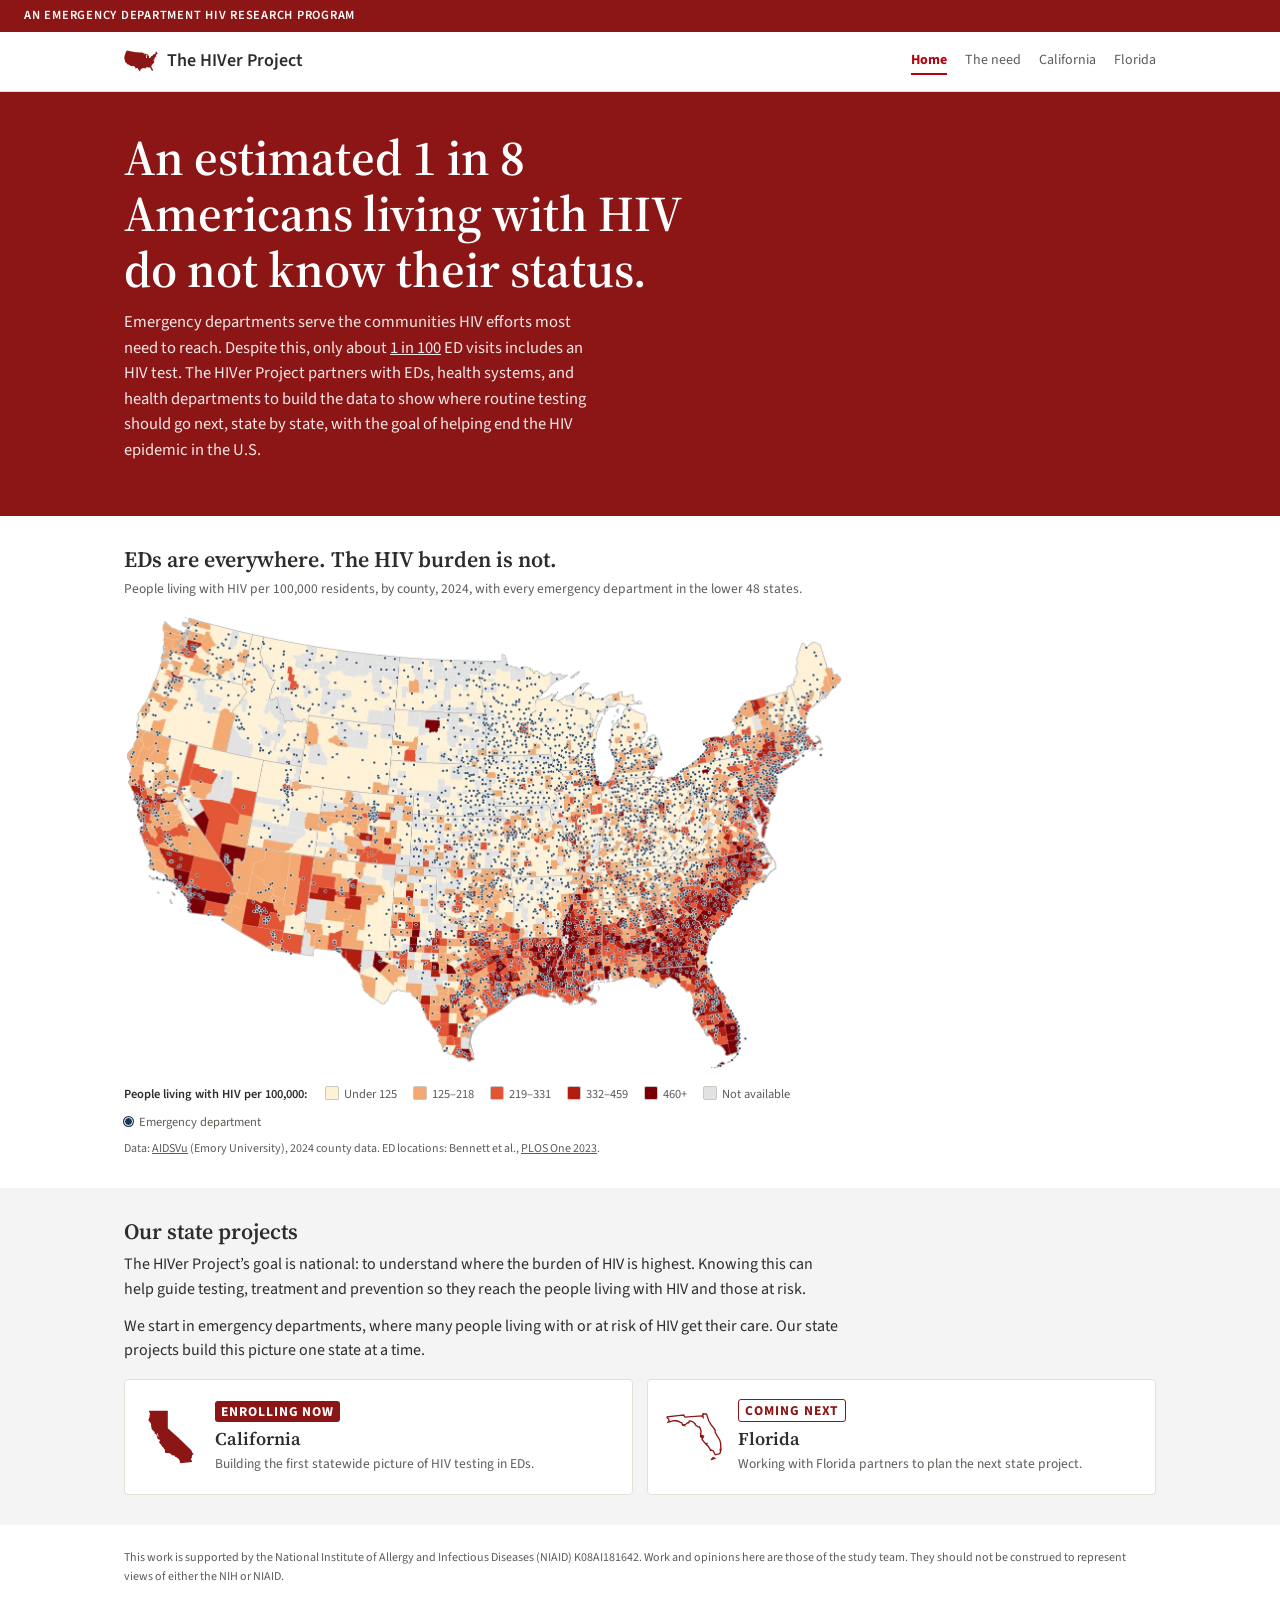
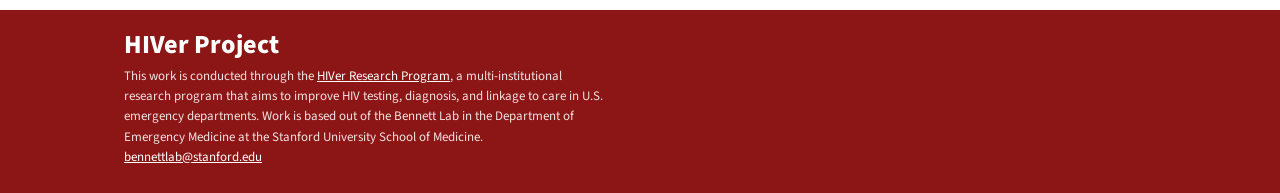
<file: index.html>
<!doctype html>
<html lang="en">
<head>
<meta charset="utf-8">
<meta name="viewport" content="width=device-width, initial-scale=1">
<title>The HIVer Project</title>
<meta name="description" content="The HIVer Project studies HIV testing in U.S. emergency departments, starting state by state with California, then Florida.">
<meta name="robots" content="noindex">
<link rel="icon" type="image/svg+xml" href="data:image/svg+xml,%3Csvg%20xmlns%3D%22http%3A//www.w3.org/2000/svg%22%20viewBox%3D%220%20-12%20100%2074%22%3E%3Cpath%20d%3D%22M18.4%2049.8L16.7%2049.1L15.8%2049.5L15.3%2048.6L13.9%2049.1L14.2%2048.3L13.0%2048.6L12.7%2047.9L16.3%2045.3L19.1%2045.3L21.2%2043.6L26.9%2035.6L28.8%2027.6L24.3%2027.8L20.5%2030.2L19.6%2029.7L17.7%2032.1L16.5%2032.3L15.8%2034.0L13.9%2032.5L11.6%2032.5L9.2%2034.0L6.4%2034.0L5.7%2032.3L7.1%2031.8L6.6%2030.9L7.8%2029.2L5.0%2030.7L1.7%2030.2L0.0%2028.1L4.7%2023.3L5.2%2018.6L7.5%2015.8L8.0%2013.0L9.2%2011.3L12.5%2012.3L14.4%209.9L17.2%2010.8L21.5%207.5L30.0%203.8L32.8%201.4L38.0%200.0L44.6%200.5L52.1%203.8L56.8%203.8L64.9%201.9L72.4%201.9L75.7%202.4L85.6%207.1L92.0%2013.9L93.9%2017.2L93.4%2020.0L95.8%2027.1L96.2%2034.2L97.2%2037.5L100.0%2041.7L100.0%2045.0L95.5%2048.1L88.9%2047.6L87.7%2046.5L89.9%2044.8L92.7%2044.3L93.4%2042.7L85.6%2040.6L83.5%2038.9L82.3%2036.3L81.4%2036.3L74.8%2041.5L70.0%2047.6L63.9%2048.6L58.7%2048.1L56.6%2046.9L57.3%2045.8L60.6%2044.3L64.2%2044.1L64.2%2032.8L55.0%2032.1L54.7%2033.7L57.5%2040.3L54.0%2046.2L45.5%2046.7L44.3%2045.5L47.9%2042.9L49.8%2042.9L50.0%2041.7L41.7%2034.0L39.6%2037.0L30.0%2045.8L23.8%2049.5L20.5%2049.1Z%22%20fill%3D%22%238C1515%22/%3E%3C/svg%3E">
<link rel="stylesheet" href="https://fonts.googleapis.com/css2?family=Source+Sans+3:wght@400;600;700;800&family=Source+Serif+4:opsz,wght@8..60,400;8..60,600;8..60,700&display=swap">
<link rel="stylesheet" href="assets/site.css">
</head>
<body>
<a class="skip" href="#main">Skip to content</a>
<header><div class="subar">An emergency department HIV research program</div>
<div class="top"><div class="in">
  <a class="site" href="index.html"><svg viewBox="0 -2 160 104" class="mark" aria-hidden="true"><path d="M107,80.8L107,80.8L107,80.8ZM129.3,76.4L130.4,79.8L131.8,82L133.7,84.4L133.7,85.8L136,89.6L136.5,91.2L136.7,94.7L136.3,94.5L136.4,96L136,96.6L133.8,97.2L132.7,95.2L131.5,94.6L131.3,94.8L130.2,92.8L129.3,92.1L129.5,91.4L128.8,91.7L127,89.3L127.8,87.7L126.7,87.1L127.1,87.9L126.7,88.4L126.2,87.7L126.5,85L125.7,83L125.1,82.9L123.5,81.8L123.4,81.2L122.6,80.5L121.2,79.9L120.4,80L120.2,80.8L119.6,80.8L118.5,81.7L117.8,81.8L118.1,82.2L117,82.1L116.7,81L115.1,80.1L113.9,79.8L112.5,79.7L109.7,80.4L108.3,80L107.9,79L107.6,80.4L106.8,80.3L105,80.4L103.1,81.3L102.2,81.9L102.9,82.5L103.3,81.7L103.7,82.3L103.5,83.3L102.8,83.4L103.4,84.4L104.4,84.4L104.8,85.1L104.7,85.8L102.9,84.8L102.3,84.7L101,85.7L100.3,84.7L99.1,85.9L98.6,85.4L97.3,85L96.3,83.4L95.4,83.5L95.4,83.1L94,84.3L91.1,83.5L88.9,83.8L87.9,84L85.8,85L86.6,84.3L85.8,84.5L86.1,83.6L85.2,83.9L85.4,85.4L86,85.3L83.8,87.1L80.7,88.7L78.7,90.3L77.8,91.4L77.1,93.3L77.3,92.2L78.8,89.9L80.2,89.1L79.4,89.2L78.3,89.9L77.7,91L76.8,90.8L77.5,91.5L76.9,92.9L76.6,94.9L77.3,97.6L77.7,98.1L76.4,98.4L76,97.9L73.9,97.6L72,96.4L71,96.2L70.5,94.6L69.9,93.9L69.9,92.1L68.6,90.9L68.4,90.2L67.2,89L66.9,87.8L66.2,86.6L66.1,85.8L64.9,84.4L64.2,84L63.6,83.1L61.5,82.9L59.5,83L58.6,85L57.9,85.7L57.4,85.7L56.5,85L54.6,83.9L53.4,82.7L53,81.7L53.1,80.7L52.2,78.7L51,77.9L49.4,75.8L48.6,75.3L48.2,74.3L47.7,74L42.3,73.4L42.1,75.1L39.4,74.7L32.9,73.8L26.7,70.2L21.8,67.2L22.2,66.4L14.5,65.5L14.3,64.9L14.4,63.2L14,62.3L12.3,60.2L11.6,60.1L11.5,58.9L10.6,58.8L9.5,57.9L8.7,56.7L7,56L6,55.8L5.6,55.2L6.2,53.1L5.5,52.5L5.8,52L4.8,50.6L4,48.3L3.6,47.7L3.9,46.5L4.5,46L4.2,45.2L3.7,45.2L3.1,44L3.4,41.8L4.3,43.3L4.3,42.5L3.8,41.2L3.4,41.6L2.7,40.7L2.3,38.8L1.9,38.2L1.2,36.4L1.4,34.8L1.8,34.2L1.8,33.1L0.9,31.1L1,30.4L2.3,28.8L3,27L3.3,24.8L3,24.2L3.4,22.5L3.3,21.4L5,19L5.4,18.2L7.4,13.4L8.1,11.5L8.3,10.5L8.7,9.7L9.7,9.7L8.9,9.5L8.6,8.8L8.9,7.5L9.7,6.9L9.1,6.4L9.2,3.6L8.8,2.9L9,1.8L9.5,1.2L10.7,2.4L13,3.4L13.7,3.4L14.1,4.4L13.4,6.6L14,6.6L14.3,4.8L14.9,4.1L14.8,2.4L15,1.3L14.5,1.1L14.6,0.2L21.4,2.1L28.7,3.9L31.2,4.4L37,5.6L42.5,6.6L48.8,7.5L55.2,8.3L61.3,8.9L65.9,9.2L72.8,9.6L78.6,9.7L83.9,9.7L83.9,8.3L84.7,8.6L85.5,10.8L87.2,11.1L87.4,11.5L88.9,11L90.7,11.7L91.1,12.5L91.3,12L92.7,12.5L93.2,13.1L95,12.3L95.2,12.8L96.8,12.6L98.3,13.1L95.9,14.3L94.3,15.6L93.9,16.3L92,17.9L92.2,18.2L93.5,18L94.9,17.2L95.5,17.4L95,18.5L95.6,18.1L96.4,18.6L97.9,17.6L99,17.3L102.1,14.8L103,14.6L101.5,16.7L101.6,17.5L102.1,16.8L103.7,17.1L104.5,18.2L106.3,18.3L107.7,17.2L109.4,17L110.7,16.5L110.7,17.6L111.8,17.8L113,17.2L113.1,18.3L114.1,19.1L114.6,18.7L114.8,19.3L113.3,19.3L112.6,19.5L111.8,19.2L111.4,19.9L110.9,19.4L109.5,19.3L109.2,19.8L107.8,19.9L107.4,20.6L106.5,21.3L106.9,20.5L105.3,21.3L104.4,23.6L103.8,24.2L103.3,25.7L103.7,25.8L104.4,24.6L104.9,24.3L105.3,23.2L105.9,22.7L104.9,25.7L104.9,27.1L104.4,28.3L104.5,29L104.1,30.7L104.7,32.5L104.7,33.6L104.6,34.4L105.7,36.6L106.9,36.7L107.7,36.2L108.2,35.6L108.8,34.1L109,32.3L108.8,31.2L107.8,28.9L108,28.2L107.7,27.3L108.2,26.1L108.2,24.7L108.5,23.9L109.2,23.7L109.6,22.7L109.7,24.1L110.3,23.6L110.3,22.3L111.4,21.7L110.8,21.1L111.6,20.2L113.2,20.6L113.5,21L115.2,21.4L116,22.6L115.6,22.9L116.1,23.8L116.2,25.2L115.6,26.4L115,26.7L114.8,27.7L115.6,28.2L116.6,26.6L117.4,26.1L118.3,26.9L119,29.1L119.4,30L119.3,31.5L118.5,31.4L118.3,32.6L117.2,35.2L118.7,35.8L119,35.5L120.1,36.2L121.3,35.4L122.1,35.4L123.9,33.7L125.2,33L127.2,31.6L128.7,30.2L129.3,29.2L128.4,27.5L129.9,26.8L131.9,26.5L132.6,26.8L134.2,26.3L135.4,25.1L135.9,25L135.5,23.8L135.9,23.5L135.1,23.2L135.2,22.5L136.1,21.6L137.5,19.4L138.1,18.8L142.3,17.7L147.2,16.4L147.2,15.6L148,15.1L148.6,15.2L148.5,14.5L149.5,12.3L149.2,11.7L149.5,10.3L149.3,9.2L150.5,5.8L151,5.8L151.6,6.6L153.3,5.5L154.5,6.2L156,11.3L157,11.3L157.3,12.5L158.3,12.7L159.1,13.8L158.4,14.4L158,15.6L157.4,15.4L156.9,16.4L156,17L155.8,16.3L155.5,17.6L154.9,17.1L154.7,16.4L154.4,18.1L154.6,18.5L152.5,19.9L151.6,21.1L151.2,23.1L151.1,23.9L151.9,24.5L151.1,25.8L152.4,26.7L153.2,27.8L154.3,27.3L154.7,27.6L152.9,28.7L152.5,28L152.1,29L151.6,29.2L151,29.5L151.3,28.6L151.1,28.5L150.6,28.4L150.8,30L149.8,30.4L148.4,31L146.9,31.3L146.4,32L145.1,32.9L145.6,33L148,32.2L148.6,31.5L149.4,31.8L147.1,33.7L144.7,34.8L144.3,34.3L144.3,34.4L143.9,35.1L144.7,35.3L145,37.8L144.4,39.5L143.7,41.2L143.2,41.5L143.2,40.6L142.5,40.7L141.4,39.9L141,39.3L140.9,39.3L141,39L141,39.8L141.5,40.4L141.9,41.3L143,42.1L143.4,43.4L143.2,45.1L142.5,46.4L142.2,48.6L141.5,48.5L141.6,47L142,45.7L141.3,45.9L140.7,44.3L140.3,44.9L139.6,44L139.7,43.5L140.4,43.6L139.2,42.7L139.3,41.5L139.6,40.2L138.8,40.6L139,42.1L138.7,43.1L139.4,44.9L140,45.7L138.5,45.3L137.7,44.6L137.2,45L137.2,44L136.8,44.8L137.6,44.8L138,45.5L139.1,45.5L140.4,46.2L140.7,48.5L140.2,48.2L140.9,49.3L140.6,49.9L139.4,49.2L140.4,50.2L141.9,49.8L142.5,51.1L142.1,51.3L142.6,52.3L140.6,53.9L142.1,53.4L143.3,53.3L143.7,54.2L142.7,55.9L141.3,55.9L139.9,55.7L141.8,56.3L141.1,57.8L141.9,57.3L142.6,57.4L143.2,56.8L142,58.7L141.3,58.6L140,59.3L139,60.3L138.4,61.3L138.3,62.6L137.6,62.5L136.5,62.9L135.4,63.9L134.9,65L134.9,65.8L132.7,68.4L131.3,69.2L131.5,69.8L130.3,71.1L129.7,72.4L129.5,74.4L129,75.4ZM135.1,98L135.1,98L135.1,98ZM134.8,98.3L134.8,98.3L134.8,98.3ZM133.9,98.8L133.9,98.8L133.9,98.8ZM131.6,99.7L132.7,98.6L133.5,99ZM130.9,99.9L130.9,99.9L130.9,99.9ZM130.3,99.9L130.3,99.9L130.3,99.9ZM128.8,91.9L128.8,91.9L128.8,91.9ZM127.6,100L127.6,100L127.6,100ZM119.2,81.3L119.2,81.3L119.2,81.3ZM156.2,17.2L156.2,17.2L156.2,17.2ZM155.9,17.4L155.9,17.4L155.9,17.4ZM155.6,16.7L155.6,16.7L155.6,16.7ZM154.9,17.4L154.9,17.4L154.9,17.4ZM155.1,18.8L155.1,18.8L155.1,18.8ZM154.8,17.9L154.8,17.9L154.8,17.9ZM154.6,17.4L154.6,17.4L154.6,17.4ZM154.2,29.3L154.2,29.3L154.2,29.3ZM152.6,29.6L153.1,28.9L153.6,29.3ZM143.5,53.3L143.5,53.3L143.5,53.3ZM143.3,56.8L143.3,56.8L143.3,56.8ZM10.8,60.9L10.8,60.9L10.8,60.9ZM10.4,62.6L10.4,62.6L10.4,62.6ZM8.8,58.2L8.8,58.2L8.8,58.2ZM7.6,60.9L7.6,60.9L7.6,60.9ZM7.3,57.7L8.3,58.2L7.4,58.1ZM6.2,57.7L6.2,57.7L6.2,57.7ZM5.7,57.4L5.7,57.4L5.7,57.4ZM140.9,45.9L141,45.9L140.9,45.9ZM140.6,45.3L140.6,45.3L140.6,45.3ZM111.9,19.9L111.9,19.9L111.9,19.9ZM109.6,20.3L109.6,20.3L109.6,20.3ZM109.4,21.2L109.4,21.2L109.4,21.2ZM109.2,20.7L109.2,20.7L109.2,20.7ZM108.8,21.8L108.8,21.8L108.8,21.8ZM108.5,23L108.5,23L108.5,23ZM108.3,23.6L108.3,23.6L108.3,23.6ZM106.6,21.4L106.6,21.4L106.6,21.4ZM99.2,13.4L100.6,12.3L100.6,12.8L99.5,13.5ZM106.4,80.9L106.4,80.9L106.4,80.9ZM105.6,80.9L105.6,80.9L105.6,80.9ZM104.8,81.1L104.8,81.1L104.8,81.1ZM104.3,81L104.3,81L104.3,81ZM149.4,30.8L149.4,30.8L149.4,30.8ZM148.9,31.2L148.9,31.2L148.9,31.2ZM135.2,23.7L135.2,23.7L135.2,23.7ZM135,23.7L135,23.7L135,23.7ZM119.3,35.4L119.3,35.4L119.3,35.4ZM118.9,35.3L118.9,35.3L118.9,35.3ZM13.5,6.4L13.5,6.4L13.5,6.4ZM14.4,2L14.4,2L14.4,2ZM14.4,1.2L14.4,1.2L14.4,1.2ZM14.2,1.8L14.2,1.8L14.2,1.8ZM13.8,3L14.4,2.5L14.1,3.4ZM13.9,0.8L13.9,0.8L13.9,0.8ZM13.6,1.1L13.6,1.1L13.6,1.1ZM13.8,0L13.8,0L13.8,0ZM13.1,1.4L14.3,1.5L13.9,2.3ZM13.1,1L13.1,1L13.1,1ZM106,22.5L106,22.5L106,22.5ZM104.9,23.2L104.9,23.2L104.9,23.2ZM96.2,16.9L96.2,16.9L96.2,16.9ZM96.1,17.4L96.1,17.4L96.1,17.4ZM95.8,17.2L95.8,17.2L95.8,17.2ZM95.5,17.6L95.5,17.6L95.5,17.6ZM95.5,17.1L95.5,17.1L95.5,17.1ZM95.4,16.9L95.4,16.9L95.4,16.9ZM95.4,17.8L95.4,17.8L95.4,17.8ZM94.9,17L94.9,17L94.9,17ZM105.2,81.7L105.2,81.7L105.2,81.7ZM103.7,81.7L103.7,81.7L103.7,81.7ZM102.9,83.8L102.9,83.8L102.9,83.8ZM100.5,85.6L100.5,85.6L100.5,85.6ZM99.9,85.7L99.9,85.7L99.9,85.7ZM99.3,85.9L99.3,85.9L99.3,85.9ZM95,84L95,84L95,84ZM150.9,29.6L150.9,29.6L150.9,29.6ZM150.6,30.9L150.6,30.9L150.6,30.9Z" fill="currentColor"/></svg><span>The HIVer Project</span></a>
  <nav aria-label="Main"><a href="index.html" aria-current="page">Home</a><a href="need.html">The need</a><a href="california.html">California</a><a href="florida.html">Florida</a></nav>
</div></div></header>
<main id="main">
<section class="hero home"><div class="in">
  <h1 class="disp">An estimated 1 in 8 Americans living with HIV do not know their status.</h1>
  <p>Emergency departments serve the communities HIV efforts most need to reach. Despite this, only about <a href="https://doi.org/10.1097/QAI.0000000000003575" target="_blank" rel="noopener">1 in 100</a> ED visits includes an HIV test. The HIVer Project partners with EDs, health systems, and health departments to build the data to show where routine testing should go next, state by state, with the goal of helping end the HIV epidemic in the U.S.</p>
</div></section>

<section class="band"><div class="in">
  <h2 class="disp">EDs are everywhere. The HIV burden is not.</h2>
  <p class="sub">People living with HIV per 100,000 residents, by county, 2024, with every emergency department in the lower 48 states.</p>
  <figure class="mapfig">
    <img src="assets/us_hiv_prevalence_ed_map_2024.webp" width="1449" height="920" alt="Map of the lower 48 states. Counties are shaded by how many people live with HIV per 100,000 residents, darkest across the South, in Florida and in large cities. About 5,600 small dots mark emergency departments, spread across the whole country, including where HIV is most common.">
    <div class="maplegend"><span class="lt">People living with HIV per 100,000:</span><span><i class="sw" style="background:#FFF1D6"></i>Under 125</span><span><i class="sw" style="background:#F3AA72"></i>125&ndash;218</span><span><i class="sw" style="background:#E25636"></i>219&ndash;331</span><span><i class="sw" style="background:#B21D10"></i>332&ndash;459</span><span><i class="sw" style="background:#7A0007"></i>460+</span><span><i class="sw" style="background:#E2E2E2"></i>Not available</span><span><i class="dot"></i>Emergency department</span></div>
    <figcaption class="cap">Data: <a href="https://aidsvu.org" target="_blank" rel="noopener">AIDSVu</a> (Emory University), 2024 county data. ED locations: Bennett et al., <a href="https://doi.org/10.1371/journal.pone.0292869" target="_blank" rel="noopener">PLOS One 2023</a>.</figcaption>
  </figure>
</div></section>

<section class="band fog"><div class="in">
  <h2 class="disp">Our state projects</h2>
  <div class="lede"><p>The HIVer Project&rsquo;s goal is national: to understand where the burden of HIV is highest. Knowing this can help guide testing, treatment and prevention so they reach the people living with HIV and those at risk.</p><p>We start in emergency departments, where many people living with or at risk of HIV get their care. Our state projects build this picture one state at a time.</p></div>
  <div class="states">
    <a class="state" href="california.html"><svg viewBox="-2 -2 104 124"  aria-hidden="true"><path d="M1.9 2.1L42.9 2.1L42.9 40.5L64.0 59.5L95.1 89.2L95.1 90.7L96.7 92.6L97.6 95.6L99.6 96.9L100.0 98.0L97.1 100.0L96.1 101.9L96.2 106.3L94.2 108.0L94.7 109.5L94.4 111.6L94.9 112.3L96.3 112.3L96.8 113.7L96.2 115.5L70.9 118.1L70.5 116.5L69.7 116.5L68.9 111.3L67.2 108.8L61.5 104.2L58.4 104.0L58.6 102.9L57.1 100.6L54.6 101.0L51.4 99.8L49.9 97.9L47.2 96.2L44.1 96.2L41.5 95.4L38.3 95.7L37.8 94.8L36.8 94.5L36.7 87.7L34.6 86.8L34.1 83.9L33.1 83.7L30.7 81.4L28.3 77.3L24.7 73.8L23.7 70.3L25.3 69.0L25.5 67.5L24.8 66.0L24.0 65.4L22.4 65.7L19.5 62.8L19.6 60.8L18.4 58.8L18.4 55.6L19.5 55.2L19.9 57.9L23.0 59.6L21.8 56.9L20.2 55.5L20.3 54.0L19.3 53.3L20.9 52.3L20.5 51.6L19.6 51.1L18.7 51.5L19.1 53.0L18.5 53.8L19.2 54.4L18.6 54.2L18.8 54.9L18.3 55.1L14.9 52.6L13.6 52.8L14.0 49.8L13.1 49.1L12.5 47.3L10.5 45.9L6.5 41.0L7.0 39.7L5.7 35.9L6.3 33.4L5.4 30.0L2.9 26.5L0.5 24.5L0.0 22.3L2.9 14.7L2.4 13.2L3.4 9.4L2.4 5.4L1.5 4.9Z" fill="#8C1515"/></svg><div><span class="tag on">Enrolling now</span><b>California</b><span>Building the first statewide picture of HIV testing in EDs.</span></div></a>
    <a class="state next" href="florida.html"><svg viewBox="-2 -2 104 104"  aria-hidden="true"><path d="M94.3,86L94.3,86L94.3,86ZM93.2,86.9L93.2,86.9L93.2,86.9ZM90,88.8L90,88.8L90,88.8ZM81.6,92L85.7,88L88.5,89.5ZM79.1,92.7L79.1,92.7L79.1,92.7ZM77.1,92.7L77.1,92.7L77.1,92.7ZM71.6,63.9L71.6,63.9L71.6,63.9ZM67.3,93.2L67.3,93.2L67.3,93.2ZM36.8,25.4L36.8,25.4L36.8,25.4ZM30.9,9.2L33,13L64.5,10.8L66.9,13.4L66.3,7.5L67.1,6.8L73.3,7.5L77.5,19.9L82.3,28.1L89.1,36.6L89.5,41.7L97.7,55.4L99.4,61.4L100,73.9L98.8,73.3L99.1,78.8L97.5,80.9L89.6,83.1L85.8,75.8L81.2,73.6L80.5,74.4L76.5,67L73.3,64.5L74,62.1L71.7,63L64.9,54.5L67.8,48.6L63.8,46.5L65.5,49.2L63.9,51L62.1,48.7L63.2,38.7L60.3,31.4L57.9,31.3L52.4,27.3L52,25.2L48.9,22.6L44,20.2L41.1,20.6L40.4,23.5L38.2,23.6L34.2,26.7L31.5,27.1L32.6,28.7L28.8,28.2L27.8,24.4L21.7,21.2L17.4,19.8L12.5,19.6L2.1,22.2L3.7,20L2.9,16.6L0,14.2L0.3,12.4L20.4,10.4Z" fill="currentColor"/></svg><div><span class="tag nx">Coming next</span><b>Florida</b><span>Working with Florida partners to plan the next state project.</span></div></a>
  </div>
</div></section>
<p class="fineprint">This work is supported by the National Institute of Allergy and Infectious Diseases (NIAID) K08AI181642. Work and opinions here are those of the study team. They should not be construed to represent views of either the NIH or NIAID.</p>
</main>
<footer class="sufoot" id="contact"><div class="in">
  <span class="su">HIVer Project</span>
  <p>This work is conducted through the <a href="https://med.stanford.edu/bennettlab.html">HIVer Research Program</a>, a multi-institutional research program that aims to improve HIV testing, diagnosis, and linkage to care in U.S. emergency departments. Work is based out of the Bennett Lab in the Department of Emergency Medicine at the Stanford University School of Medicine. <a href="mailto:bennettlab@stanford.edu">bennettlab@stanford.edu</a></p>
</div></footer>
</body>
</html>
</file>
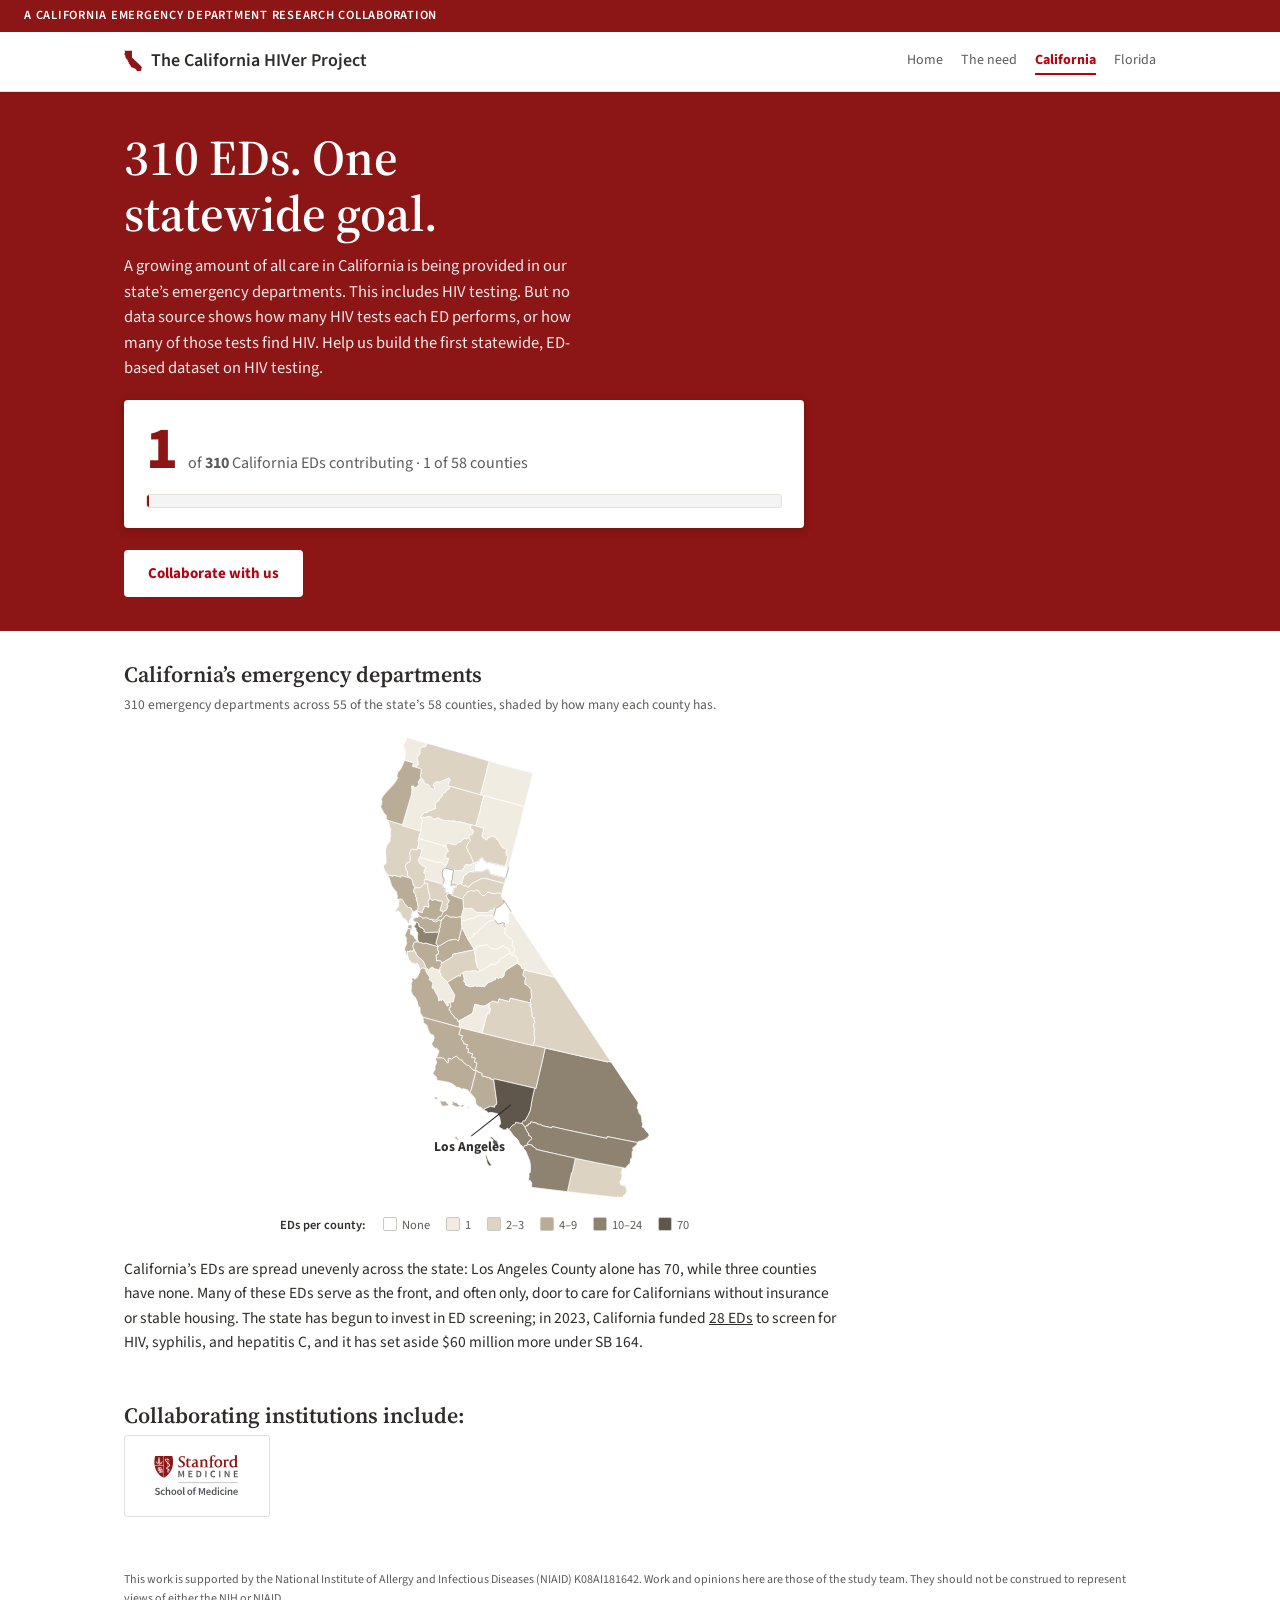
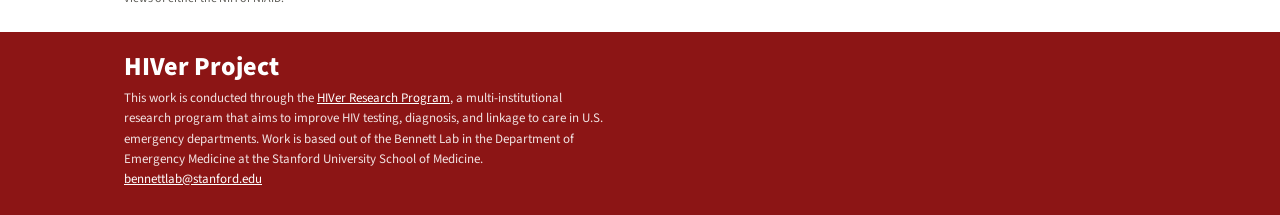
<file: california.html>
<!doctype html>
<html lang="en">
<head>
<meta charset="utf-8">
<meta name="viewport" content="width=device-width, initial-scale=1">
<title>The California HIVer Project</title>
<meta name="description" content="A California emergency department research collaboration on HIV testing.">
<meta name="robots" content="noindex">
<link rel="icon" type="image/svg+xml" href="data:image/svg+xml,%3Csvg%20xmlns%3D%22http%3A//www.w3.org/2000/svg%22%20viewBox%3D%220%20-12%20100%2074%22%3E%3Cpath%20d%3D%22M18.4%2049.8L16.7%2049.1L15.8%2049.5L15.3%2048.6L13.9%2049.1L14.2%2048.3L13.0%2048.6L12.7%2047.9L16.3%2045.3L19.1%2045.3L21.2%2043.6L26.9%2035.6L28.8%2027.6L24.3%2027.8L20.5%2030.2L19.6%2029.7L17.7%2032.1L16.5%2032.3L15.8%2034.0L13.9%2032.5L11.6%2032.5L9.2%2034.0L6.4%2034.0L5.7%2032.3L7.1%2031.8L6.6%2030.9L7.8%2029.2L5.0%2030.7L1.7%2030.2L0.0%2028.1L4.7%2023.3L5.2%2018.6L7.5%2015.8L8.0%2013.0L9.2%2011.3L12.5%2012.3L14.4%209.9L17.2%2010.8L21.5%207.5L30.0%203.8L32.8%201.4L38.0%200.0L44.6%200.5L52.1%203.8L56.8%203.8L64.9%201.9L72.4%201.9L75.7%202.4L85.6%207.1L92.0%2013.9L93.9%2017.2L93.4%2020.0L95.8%2027.1L96.2%2034.2L97.2%2037.5L100.0%2041.7L100.0%2045.0L95.5%2048.1L88.9%2047.6L87.7%2046.5L89.9%2044.8L92.7%2044.3L93.4%2042.7L85.6%2040.6L83.5%2038.9L82.3%2036.3L81.4%2036.3L74.8%2041.5L70.0%2047.6L63.9%2048.6L58.7%2048.1L56.6%2046.9L57.3%2045.8L60.6%2044.3L64.2%2044.1L64.2%2032.8L55.0%2032.1L54.7%2033.7L57.5%2040.3L54.0%2046.2L45.5%2046.7L44.3%2045.5L47.9%2042.9L49.8%2042.9L50.0%2041.7L41.7%2034.0L39.6%2037.0L30.0%2045.8L23.8%2049.5L20.5%2049.1Z%22%20fill%3D%22%238C1515%22/%3E%3C/svg%3E">
<link rel="stylesheet" href="https://fonts.googleapis.com/css2?family=Source+Sans+3:wght@400;600;700;800&family=Source+Serif+4:opsz,wght@8..60,400;8..60,600;8..60,700&display=swap">
<link rel="stylesheet" href="assets/site.css">
</head>
<body>
<a class="skip" href="#main">Skip to content</a>
<header><div class="subar">A California emergency department research collaboration</div>
<div class="top"><div class="in">
  <a class="site" href="index.html"><svg viewBox="-2 -2 104 124" class="mark" aria-hidden="true"><path d="M1.9 2.1L42.9 2.1L42.9 40.5L64.0 59.5L95.1 89.2L95.1 90.7L96.7 92.6L97.6 95.6L99.6 96.9L100.0 98.0L97.1 100.0L96.1 101.9L96.2 106.3L94.2 108.0L94.7 109.5L94.4 111.6L94.9 112.3L96.3 112.3L96.8 113.7L96.2 115.5L70.9 118.1L70.5 116.5L69.7 116.5L68.9 111.3L67.2 108.8L61.5 104.2L58.4 104.0L58.6 102.9L57.1 100.6L54.6 101.0L51.4 99.8L49.9 97.9L47.2 96.2L44.1 96.2L41.5 95.4L38.3 95.7L37.8 94.8L36.8 94.5L36.7 87.7L34.6 86.8L34.1 83.9L33.1 83.7L30.7 81.4L28.3 77.3L24.7 73.8L23.7 70.3L25.3 69.0L25.5 67.5L24.8 66.0L24.0 65.4L22.4 65.7L19.5 62.8L19.6 60.8L18.4 58.8L18.4 55.6L19.5 55.2L19.9 57.9L23.0 59.6L21.8 56.9L20.2 55.5L20.3 54.0L19.3 53.3L20.9 52.3L20.5 51.6L19.6 51.1L18.7 51.5L19.1 53.0L18.5 53.8L19.2 54.4L18.6 54.2L18.8 54.9L18.3 55.1L14.9 52.6L13.6 52.8L14.0 49.8L13.1 49.1L12.5 47.3L10.5 45.9L6.5 41.0L7.0 39.7L5.7 35.9L6.3 33.4L5.4 30.0L2.9 26.5L0.5 24.5L0.0 22.3L2.9 14.7L2.4 13.2L3.4 9.4L2.4 5.4L1.5 4.9Z" fill="#8C1515"/></svg><span>The California HIVer Project</span></a>
  <nav aria-label="Main"><a href="index.html">Home</a><a href="need.html">The need</a><a href="california.html" aria-current="page">California</a><a href="florida.html">Florida</a></nav>
</div></div></header>
<main id="main">
<section class="hero"><div class="in">
  <h1 class="disp">310 EDs. One statewide goal.</h1>
  <p>A growing amount of all care in California is being provided in our state&rsquo;s emergency departments. This includes HIV testing. But no data source shows how many HIV tests each ED performs, or how many of those tests find HIV. Help us build the first statewide, ED-based dataset on HIV testing.</p>
  <div class="meter">
    <div class="big"><span class="n num">1</span><span class="of">of <b class="num">310</b> California EDs contributing &middot; <span class="num">1</span> of <span class="num">58</span> counties</span></div>
    <div class="track" role="img" aria-label="Progress: 1 of 310 EDs"><div class="fill"></div></div>
  </div>
  <a class="cta" href="mailto:bennettlab@stanford.edu?subject=Add%20our%20ED%20to%20the%20California%20HIVer%20Project">Collaborate with us</a>
</div></section>

<section class="band"><div class="in">
  <h2 class="disp">California&rsquo;s emergency departments</h2>
  <p class="sub">310 emergency departments across 55 of the state&rsquo;s 58 counties, shaded by how many each county has.</p>
  <figure class="fig720 cmap" style="display:block; margin:18px 0 6px"><svg viewBox="8 -4 325 448" style="display:block; width:100%; max-width:340px; height:auto; margin:0 auto" role="img" aria-label="Map of California&rsquo;s 58 counties, shaded by number of emergency departments. Los Angeles County has the most (70); 3 counties have none."><path class="c" fill="#F1ECE2" d="M114.7,221.9L116.7,222.3L117.3,222.5L120.5,219.8L121.6,219.8L122.4,221.2L128.7,222.9L127.7,224.1L128.7,224.9L129.6,228.4L135.5,234.1L142.6,246.6L141.2,253L139.1,253L138,254.7L136.3,252.5L136.4,257L135,256.8L132.4,252.2L130.9,251L129.5,252.1L128.7,251.2L127.1,252.1L126.5,248L123.1,242L123,240.6L120.9,239.9L120.8,238L121.7,235.8L120.8,233.7L117.9,231.7L118.8,230.1L114.9,224Z"><title>San Benito County: 1 ED</title></path><path class="c" fill="#DCD3C3" d="M136.5,46.4L167.1,55L170.4,55.8L167.4,66.8L167.8,66.9L162.6,84.9L157.6,83.5L153.1,82.7L152.2,81.7L150.5,82L147.2,80.8L144.2,81.1L142.4,80.1L138.3,80.2L131.9,79.5L128.6,78.3L126.9,77.1L122.4,78.6L120.1,76.3L116.2,75.9L114.4,77.2L112.8,76.4L109.8,76.7L110.4,74.8L112,73.9L113.4,72.2L116.4,71.9L118.7,70L120.2,70.1L121.6,68.7L124,68.5L123.7,63.5L125.1,61.8L127.3,60.6L127.7,59L130.4,56.5L131.2,53.8L133.9,52.5L134.6,50.3L136.6,50.1L137.7,47.8Z"><title>Shasta County: 3 EDs</title></path><path class="c blank" d="M163.4,119.2L165.5,118.4L166.8,115.8L169,114.9L170.8,118.2L171.9,118.1L173.6,120.3L175.2,119.5L189.8,123.3L193.7,124.2L194.3,123.8L191.4,134.7L176.6,130.8L175.1,127.2L172.8,126.4L169,128.5L160.4,128.8L161.4,123.9L160.9,122.8L162.1,122.2Z"><title>Sierra County: 0 EDs</title></path><path class="c" fill="#B9AD98" d="M150.3,225.2L151.8,231.2L151.1,233.1L153.2,235.8L152.9,236.8L157.1,238.6L162.4,237.6L163.9,238.4L165.5,237.7L166.7,238.3L168.7,237.8L170.8,238.7L174.3,234.6L178.4,233.3L179.6,231.7L180.7,232.2L182,230.8L181.1,230.1L183.2,229.3L184,231.1L186,229.4L187,230.2L189.4,228.5L190.3,224.2L192.4,222.1L202.6,215.8L203.7,217.3L205.5,218L206.9,221.4L208.6,221.3L209.1,222.5L207.6,227.5L210,229.6L210.3,231.5L209.6,232.4L209.9,236.3L211.5,236.8L215.6,241.2L215.5,243.9L216.2,248.1L215.7,250.3L214.9,250.4L215,254.1L195.6,249.5L194.7,252.8L184.8,250.2L183.9,253.7L178.9,252.3L174.7,254.9L171.1,257L168.2,256.9L161.8,255.3L159.6,264L145.6,271.9L144.8,269.3L142.5,268.5L141.5,266.5L138.6,263.1L138.7,261.9L137.2,261.2L137.1,258.8L138.9,257.7L138,254.7L139.1,253L141.2,253L142.6,246.6L135.5,234.1L145.8,227.9L147.9,228.4L148.1,226.5Z"><title>Fresno County: 6 EDs</title></path><path class="c" fill="#F1ECE2" d="M150.9,163.6L153.7,163.5L155.2,164L157.6,163.2L160.4,164.5L162.9,167L166.4,167.6L174.1,167.5L176.8,165.3L179.3,165.4L180.1,163.5L181.8,163.5L179.8,171.1L175.8,170.5L173.2,170.9L169.9,170.6L169,169.9L167.4,170.5L162.2,171.6L161.1,173.2L155.2,174L151.8,175.9L148.9,175L148.7,171.8Z"><title>Amador County: 1 ED</title></path><path class="c" fill="#DCD3C3" d="M187.6,149.7L187,152.3L189.2,155.7L189.4,158.4L185.8,161.5L181.8,163.5L180.1,163.5L179.3,165.4L176.8,165.3L174.1,167.5L166.4,167.6L162.9,167L160.4,164.5L157.6,163.2L155.2,164L153.7,163.5L150.9,163.6L150.4,154.6L149.6,154.6L151.9,150.9L153.5,150L154.8,147.4L156,147.6L158.3,146.4L160.7,147.4L162.6,145.9L165.1,146.4L167.1,149.5L168.9,151.2L170.9,151L172.5,150L174.2,147.8L177.4,148.9L181.8,149.7L183.4,148.6Z"><title>El Dorado County: 2 EDs</title></path><path class="c" fill="#B9AD98" d="M109.1,222.2L111.8,220.5L114.4,221L114.7,221.9L114.9,224L118.8,230.1L117.9,231.7L120.8,233.7L121.7,235.8L120.8,238L120.9,239.9L123,240.6L123.1,242L126.5,248L127.1,252.1L128.7,251.2L129.5,252.1L130.9,251L132.4,252.2L135,256.8L136.4,257L136.3,252.5L138,254.7L138.9,257.7L137.1,258.8L137.2,261.2L138.7,261.9L138.6,263.1L141.5,266.5L142.5,268.5L144.8,269.3L145.6,271.9L146.8,272.3L147.5,274.2L146.7,274.8L147.5,277.4L119.3,269.7L112.1,267.7L109.4,263.1L109.4,258.3L107.6,256.9L106.7,252.7L104.8,248.8L102.3,246.4L100.7,242.4L101.1,239.8L101,235.4L102.1,232.6L101.2,231.4L103.2,229.7L104,231.3L106.5,229.7L109.3,224.2Z"><title>Monterey County: 4 EDs</title></path><path class="c" fill="#8E8371" d="M218.9,335.5L220.1,335.8L225.9,310.9L229,297.1L260.1,304.2L289.1,310.5L289.2,309.9L292,310.5L317.9,349.4L316.8,354.5L318.1,356.3L318.6,359.3L320.8,361.9L321.5,366.3L321.2,367L322.3,369.8L321.6,372.7L323.2,373.3L326.1,377.4L327.5,378.3L328.4,380.4L327.4,382.1L323.7,384.9L321.2,385.8L317.9,386.5L317,387.5L288.3,381.8L288,383.5L249.1,375.3L235.6,372.2L235.3,373.4L226.1,371.4L225.8,370.7L221.1,369.6L221.1,369L215.2,367.7L214.8,369.4L213,369.7L212.5,371.6L211.1,371.2L210,373.2L207.1,369.4L206.8,368.1L208.4,366.5L209.5,366.8L212.5,361.6L214.7,356.9L216.5,346Z"><title>San Bernardino County: 18 EDs</title></path><path class="c" fill="#F1ECE2" d="M157.6,83.5L158.1,84.6L157.3,87.4L159.9,88.6L160.7,90.1L159.2,93.3L156.6,93.8L156.2,95.6L155.4,96.6L153.5,97L151.3,96.4L150.5,98L149,98.9L148.2,100.5L146.6,100L144.3,102.6L142.5,103.1L135.3,101.1L134.2,102.6L134.4,104.5L108,96.9L108.9,92.5L109.9,92.4L110.2,89.9L109.9,89L110.8,84.9L110.4,82.9L111.5,81.4L111.9,79.2L109.8,76.7L112.8,76.4L114.4,77.2L116.2,75.9L120.1,76.3L122.4,78.6L126.9,77.1L128.6,78.3L131.9,79.5L138.3,80.2L142.4,80.1L144.2,81.1L147.2,80.8L150.5,82L152.2,81.7L153.1,82.7Z"><title>Tehama County: 1 ED</title></path><path class="c" fill="#DCD3C3" d="M160.4,128.8L169,128.5L172.8,126.4L175.1,127.2L176.6,130.8L191.4,134.7L190.1,139.8L170.9,134.8L168.1,135.2L161.4,138.5L158.7,140.2L155.8,143.5L153.9,143.1L153.2,141.8L151.5,142.4L148.9,140.8L151,133.1L151.9,131.5L153.3,131.5L154.1,130.3L157.1,128.4Z"><title>Nevada County: 2 EDs</title></path><path class="c" fill="#F1ECE2" d="M180.6,174.6L183.9,178.7L188.5,177.3L190.1,178L189.6,179.8L191.1,181.7L190.4,183.4L191.2,185.5L190.1,186.9L191.3,188.7L193.3,190.2L194.6,192.3L195.4,191.9L197.4,193.5L198.2,195.3L197.3,199.1L200,202.4L199.1,206.2L196.5,207.8L195.7,206L194.2,203L192.9,201.6L191,201.2L188.8,199.3L184.1,202.3L180.1,202.9L178.5,201.9L176.3,201.7L174.1,199.1L172.5,198L170.7,199.5L169.1,198.5L168.7,199.5L163.5,199.9L164,202.3L163.2,203L161.7,201.2L161.2,203.2L155.1,193.3L158.4,191.4L160.7,189.3L160.5,187.9L162.8,187.6L167.2,182.9L175.2,175.7Z"><title>Tuolumne County: 1 ED</title></path><path class="c" fill="#B9AD98" d="M139.5,347.3L142.4,349.1L144.5,349.5L146.4,351.5L148.5,352.2L149.7,351.1L151.9,352.3L150.2,353.5L146.8,353L144.6,353.6L139.9,351.5L140.4,349.5ZM128.1,347.6L130.8,348L135,347.9L134.7,349.6L136.6,350.6L136.3,352.2L131.1,352.8L129.8,351.5ZM122,344.5L125.2,343.8L126.6,346.3L124.7,346.1ZM125.4,305.9L125.9,306.5L130.3,306.4L132.2,307.1L135.8,311.5L136.3,310.4L136.1,306.9L139.7,307.7L141.7,305.9L144.2,305L147.5,308.1L149.1,308.5L151.6,311.4L154,313.3L156.5,314.1L160,318.1L162,318.5L163,318.7L158.6,336L157.9,338.3L156.6,339.1L154.4,337L150.8,336L149.4,336.5L146.9,334.9L144.3,334.6L140.5,331.5L136.4,329.9L131.2,328.8L125.6,328.1L125,324.8L121.4,321.4L123.9,317.4L123.5,314.6L125.2,311.4L124.7,308.8L123.9,308.5Z"><title>Santa Barbara County: 5 EDs</title></path><path class="c" fill="#F1ECE2" d="M110.1,38.8L112.9,41.3L113.8,44.2L117.2,45.3L118.8,47L118.8,48.7L120.9,49.1L122.3,50.2L123.1,49.2L122.9,47.4L121.8,46.2L123,43.9L125.3,42.3L128.1,42.9L128.9,42.3L135.6,39.8L137,39L138.4,41L137.2,42.6L136.3,45.4L136.5,46.4L137.7,47.8L136.6,50.1L134.6,50.3L133.9,52.5L131.2,53.8L130.4,56.5L127.7,59L127.3,60.6L125.1,61.8L123.7,63.5L124,68.5L121.6,68.7L120.2,70.1L118.7,70L116.4,71.9L113.4,72.2L112,73.9L110.4,74.8L109.8,76.7L111.9,79.2L111.5,81.4L110.4,82.9L110.8,84.9L109.9,89L110.2,89.9L92.2,84.6L92.5,83.7L101.1,55.1L101.6,50L101.2,46.8L102.9,46.5L104.5,48.4L106.2,47.7L108.3,45.1L107.5,42.8Z"><title>Trinity County: 1 ED</title></path><path class="c" fill="#B9AD98" d="M126.3,200.3L126.4,200.3L136.4,194.3L141.9,193.2L143.9,193.3L146,194.8L149.4,181.4L155.1,193.3L161.2,203.2L161.2,203.2L140.4,207.6L140.5,209.8L130.2,216L129,213.6L127.4,213.9L126.8,213L125.2,214.1L124.6,208.2L126.5,207.6L127.2,204.4L125.9,203.8Z"><title>Stanislaus County: 4 EDs</title></path><path class="c" fill="#F1ECE2" d="M109.2,114.9L127.1,119.9L127.5,118.8L131.2,119.9L130.9,121L134.4,122L133,125L131.1,127.2L130.6,129.6L131.1,134.3L132.3,134.7L132.2,138.1L131,140.5L115.9,136.3L114.3,134.2L114.8,131.9L112.8,129.9L113.3,127.2L114.6,125.3L113.9,123.6L112.1,123.3L109.3,121L107.3,117.4Z"><title>Colusa County: 1 ED</title></path><path class="c blank" d="M179.8,171.1L181.8,163.5L185.8,161.5L189.4,158.4L189.2,155.7L196.6,166.9L195.2,168.5L194.5,170.9L195.8,175.6L194.3,179L192.3,179.2L192.5,180.4L191.1,181.7L189.6,179.8L190.1,178L188.5,177.3L183.9,178.7L180.6,174.6L179.2,173.6Z"><title>Alpine County: 0 EDs</title></path><path class="c" fill="#DCD3C3" d="M116.5,5.9L124.7,8.2L130.1,9.8L151.7,15.8L175.8,23L175,24.8L173.2,31.6L173.4,31.7L167.1,55L136.5,46.4L136.3,45.4L137.2,42.6L138.4,41L137,39L135.6,39.8L128.9,42.3L128.1,42.9L125.3,42.3L123,43.9L121.8,46.2L122.9,47.4L123.1,49.2L122.3,50.2L120.9,49.1L118.8,48.7L118.8,47L117.2,45.3L113.8,44.2L112.9,41.3L110.1,38.8L109.4,36.2L110,35.8L110.4,31L109.8,30.1L105.2,28.8L107.4,26.3L107.3,22.9L106.2,20.1L109.2,15.4L109.2,11.2L111.6,9.2L114.1,9.2Z"><title>Siskiyou County: 2 EDs</title></path><path class="c" fill="#F1ECE2" d="M96.7,0L107.8,3.5L116.5,5.9L114.1,9.2L111.6,9.2L109.2,11.2L109.2,15.4L106.2,20.1L107.3,22.9L107.4,26.3L105.2,28.8L102,27.9L103,24.6L94.5,22.1L95.2,16.4L95,10.5L94.2,10.4L92.9,8L95.5,4.3Z"><title>Del Norte County: 1 ED</title></path><path class="c" fill="#DCD3C3" d="M209.1,222.5L238.2,229.4L254.3,253.8L287,303L292,310.5L289.2,309.9L289.1,310.5L260.1,304.2L229,297.1L219.8,294.9L217.1,294.6L217.8,291.7L218.7,291.7L219,286.7L218.3,285.7L218.3,280.3L218.9,279.6L218,277.3L217.9,274.2L219.3,272.4L218,270L218.4,268.1L216.7,267.6L216.1,265.5L216.7,264L215.4,262L216.2,260.4L214.3,256.2L215.5,255.9L215,254.1L214.9,250.4L215.7,250.3L216.2,248.1L215.5,243.9L215.6,241.2L211.5,236.8L209.9,236.3L209.6,232.4L210.3,231.5L210,229.6L207.6,227.5Z"><title>Inyo County: 2 EDs</title></path><path class="c" fill="#B9AD98" d="M129.7,175.3L129.9,174.2L131.7,173.4L132.3,171.8L134.5,169.9L138.3,172L140.8,171.7L143.8,172.3L147.5,171.5L148.7,171.8L148.9,175L149.4,181.4L146,194.8L143.9,193.3L141.9,193.2L136.4,194.3L126.4,200.3L125.8,198.3L124.4,197.2L127.4,186.4L128.4,185.3L127.2,184.5L128.6,181.8L128.4,179.6L129.5,178.5L128.9,177.5Z"><title>San Joaquin County: 7 EDs</title></path><path class="c" fill="#DCD3C3" d="M257.8,402.5L278,406.7L305.7,412L302.2,412.6L302.7,414.4L301.2,416.6L302.7,418.2L301.8,422.6L300.3,424.9L301.1,427.5L303.3,428.5L306.1,428.9L306.9,434.1L306.2,436.5L303.7,438.3L303.6,439.7L300.5,440L298.1,439.4L296.9,439.9L250.2,434.4L254.2,416.3L254.9,416.4Z"><title>Imperial County: 2 EDs</title></path><path class="c" fill="#F1ECE2" d="M179.8,171.1L179.2,173.6L180.6,174.6L175.2,175.7L167.2,182.9L162.8,187.6L160.5,187.9L160.7,189.3L158.4,191.4L155.1,193.3L149.4,181.4L148.9,175L151.8,175.9L155.2,174L161.1,173.2L162.2,171.6L167.4,170.5L169,169.9L169.9,170.6L173.2,170.9L175.8,170.5Z"><title>Calaveras County: 1 ED</title></path><path class="c" fill="#DCD3C3" d="M156.2,95.6L157.6,98.7L155.3,101.1L153.7,105.5L155.3,107.8L155.3,109.1L158.4,114.1L158.1,115.2L159.8,117.5L159.5,118.6L161,120.3L158.3,121.3L158,122.5L153.4,121.5L151.7,123.5L151.5,125L148.4,127.7L143.3,127.8L142,126.9L141.4,127.7L141.4,127.2L133,125L134.4,122L135.7,119.6L136.2,117.2L137.1,116.3L133,115.3L134.5,109.9L136.4,109.3L134.4,104.5L134.2,102.6L135.3,101.1L142.5,103.1L144.3,102.6L146.6,100L148.2,100.5L149,98.9L150.5,98L151.3,96.4L153.5,97L155.4,96.6Z"><title>Butte County: 3 EDs</title></path><path class="c" fill="#F1ECE2" d="M150.3,225.2L152.9,223.7L156.6,223.7L161.3,223.1L165,223.9L166.9,223.7L178.2,216.7L181.6,217.6L182,215.9L184.4,215.1L185.1,212.5L195.7,206L196.5,207.8L197.9,209.2L198.7,208.5L200.9,209.1L202.3,211.6L202.6,215.8L192.4,222.1L190.3,224.2L189.4,228.5L187,230.2L186,229.4L184,231.1L183.2,229.3L181.1,230.1L182,230.8L180.7,232.2L179.6,231.7L178.4,233.3L174.3,234.6L170.8,238.7L168.7,237.8L166.7,238.3L165.5,237.7L163.9,238.4L162.4,237.6L157.1,238.6L152.9,236.8L153.2,235.8L151.1,233.1L151.8,231.2Z"><title>Madera County: 1 ED</title></path><path class="c" fill="#B9AD98" d="M154.7,353.2L156.8,353.9L156.6,354.9L154.6,354.5ZM156.6,339.1L157.9,338.3L158.6,336L163,318.7L164.9,319.2L164.7,320L168,320.9L168.9,322L168.5,323.7L177,325.9L176.8,326.8L179.8,327.5L182.8,349.2L182.5,351.2L181.3,351.1L180.6,353.8L176.7,352.9L170.9,355.4L170.5,356.5L167.9,354.3L165.1,352.9L162.7,350.3L162.1,345.7L159.5,342.3ZM142.4,381.6L144.1,381.8L146.8,384.8L145.1,385L143,383.7Z"><title>Ventura County: 7 EDs</title></path><path class="c" fill="#8E8371" d="M194.5,374.9L197.3,371.3L200.5,369.5L200.8,368L207.1,369.4L210,373.2L212.1,377.9L213.4,378.7L213,380.6L214.9,381.3L216.5,383.6L212.2,387.8L211.9,389L211.7,390.4L209.2,390.5L208.1,393L206.9,390.5L204.8,389.2L203.3,385.4L200.8,382.7L199.3,381.8Z"><title>Orange County: 24 EDs</title></path><path class="c" fill="#B9AD98" d="M148.2,277.6L168.8,282.8L201.3,290.9L217.1,294.6L219.8,294.9L229,297.1L225.9,310.9L220.1,335.8L218.9,335.5L189.4,328.7L180.9,326.7L179.8,327.5L176.8,326.8L177,325.9L168.5,323.7L168.9,322L168,320.9L164.7,320L164.9,319.2L163,318.7L162,318.5L163.8,311.5L161.1,310.4L162.2,306.8L158.6,306.1L159.5,302.6L155,301.4L155.8,298L153.6,297.4L154.5,293.9L150.8,293L151.1,291.8L148.9,288.8L149.8,285.3L146.4,284.5Z"><title>Kern County: 8 EDs</title></path><path class="c" fill="#B9AD98" d="M108.5,170.8L110.9,171.8L111.9,173L114.8,172.5L117.2,172.9L118.7,174.2L120.8,174L121.4,175.7L124.2,176.6L126.3,175.7L127.2,174.6L129.7,175.3L128.9,177.5L129.5,178.5L128.4,179.6L128.6,181.8L127.2,184.5L128.4,185.3L127.4,186.4L114.2,186.8L112.8,185.3L113.4,184.8L112.3,183L108.5,181.1L107.8,178.3L106.6,176.8L105.3,176.8L103.1,175.6L102.5,173.2L104.5,173.1L104.8,172L106.9,172.4Z"><title>Contra Costa County: 7 EDs</title></path><path class="c" fill="#F1ECE2" d="M145.6,271.9L159.6,264L161.8,255.3L168.2,256.9L171.1,257L174.7,254.9L176.1,255.3L175.2,258.7L176.9,259.2L175.6,264.4L173.9,263.9L172.3,269.1L168.8,282.8L148.2,277.6L147.5,277.4L146.7,274.8L147.5,274.2L146.8,272.3Z"><title>Kings County: 1 ED</title></path><path class="c" fill="#DCD3C3" d="M78.4,79.5L92.5,83.7L92.2,84.6L110.2,89.9L109.9,92.4L108.9,92.5L108,96.9L107.4,98.9L108.3,100.8L107.1,105.9L106.4,107.9L102.2,107.1L100.9,107.4L99.5,111L100.1,114.8L99.9,118.4L97.7,120.4L96.7,120.1L95.1,124L95.8,124.5L96.2,127.5L97.4,127.8L97.4,132L100.7,135L92.9,132.7L91.1,132.7L90.8,133.9L83.8,131.9L83.5,133.1L79.6,131.9L78.5,132L75.9,127.9L74.5,124.4L74.5,122.9L76.7,120.7L77,119.2L76.4,109.6L76.8,105.9L78,103L80.7,99.3L80.7,97L81.5,93.9L80.8,92L81.5,87.6L80.2,85.9L80.1,83.9Z"><title>Mendocino County: 3 EDs</title></path><path class="c" fill="#B9AD98" d="M78.5,132L79.6,131.9L83.5,133.1L83.8,131.9L90.8,133.9L91.1,132.7L92.9,132.7L100.7,135L102.3,137.5L103,141.6L104.3,142.2L104.4,143.9L103.1,146.4L103.4,148.1L105.3,150.4L105.1,152.5L106.4,153.5L105.6,154.5L106.6,156.7L107.6,162.6L106.4,166.1L105.3,165.9L105.5,166.5L102.3,166.9L100.7,163.2L98.3,162.8L95.8,160.9L92.2,155.2L90.3,154.7L88.9,155.2L87.2,154.4L87.7,152.1L86.9,148L84,144.6L82.1,141.7L80,134.6Z"><title>Sonoma County: 6 EDs</title></path><path class="c" fill="#F1ECE2" d="M141.4,127.7L142,126.9L143.3,127.8L148.4,127.7L151.5,125L151.7,123.5L153.4,121.5L158,122.5L158.3,121.3L161,120.3L163.4,119.2L162.1,122.2L160.9,122.8L161.4,123.9L160.4,128.8L157.1,128.4L154.1,130.3L153.3,131.5L151.9,131.5L151,133.1L148.9,140.8L148.3,139.8L144.4,141.2L140.3,141.1L139.1,142.2L139.3,137.2L140.3,136.1L140.4,132.2Z"><title>Yuba County: 1 ED</title></path><path class="c" fill="#DCD3C3" d="M130.2,216L140.5,209.8L140.4,207.6L161.2,203.2L162.7,211.6L162.5,213.4L163.9,218.4L163.8,219.6L166.2,222L166.9,223.7L165,223.9L161.3,223.1L156.6,223.7L152.9,223.7L150.3,225.2L148.1,226.5L147.9,228.4L145.8,227.9L135.5,234.1L129.6,228.4L128.7,224.9L127.7,224.1L128.7,222.9L128,221.8L128.4,220.1L130,218.8L129.1,217.6Z"><title>Merced County: 2 EDs</title></path><path class="c" fill="#DCD3C3" d="M215,254.1L215.5,255.9L214.3,256.2L216.2,260.4L215.4,262L216.7,264L216.1,265.5L216.7,267.6L218.4,268.1L218,270L219.3,272.4L217.9,274.2L218,277.3L218.9,279.6L218.3,280.3L218.3,285.7L219,286.7L218.7,291.7L217.8,291.7L217.1,294.6L201.3,290.9L168.8,282.8L172.3,269.1L173.9,263.9L175.6,264.4L176.9,259.2L175.2,258.7L176.1,255.3L174.7,254.9L178.9,252.3L183.9,253.7L184.8,250.2L194.7,252.8L195.6,249.5Z"><title>Tulare County: 3 EDs</title></path><path class="c" fill="#B9AD98" d="M131.7,166.6L134.4,165.3L136,161.2L134.8,159.4L136,159L137.3,155.9L136,155.5L134.5,151.6L136,149.9L139.5,150.9L149.6,154.6L150.4,154.6L150.9,163.6L148.7,171.8L147.5,171.5L143.8,172.3L140.8,171.7L138.3,172L134.5,169.9L132.3,171.8L131.7,173.4L129.9,174.2L129.7,175.3L127.2,174.6L126.3,175.7L124.2,176.6L121.4,175.7L120.8,174L122.8,174.8L125.6,174.5L127.2,171.8L129.7,171Z"><title>Sacramento County: 8 EDs</title></path><path class="c" fill="#B9AD98" d="M105.3,165.9L111.7,167.7L111.4,166.6L113.2,163.2L113.2,161.3L117.5,162.5L117.7,160.6L116.8,157.5L118.5,154.4L119.9,154.7L120.9,156.1L123.6,155L127.3,156.4L130.5,156.7L130.9,157.3L128.6,165.7L131.7,166.6L129.7,171L127.2,171.8L125.6,174.5L122.8,174.8L120.8,174L118.7,174.2L117.2,172.9L114.8,172.5L111.9,173L110.9,171.8L108.5,170.8L107.9,168.7L105.5,166.5Z"><title>Solano County: 4 EDs</title></path><path class="c" fill="#B9AD98" d="M103.5,181L103.5,181.1L103.5,181ZM100.8,183.5L97.4,182.6L97.9,179.6L101.5,179.4L101.8,183.5Z"><title>San Francisco County: 9 EDs</title></path><path class="c" fill="#F1ECE2" d="M195.7,206L185.1,212.5L184.4,215.1L182,215.9L181.6,217.6L178.2,216.7L166.9,223.7L166.2,222L163.8,219.6L163.9,218.4L162.5,213.4L162.7,211.6L161.2,203.2L161.2,203.2L161.7,201.2L163.2,203L164,202.3L163.5,199.9L168.7,199.5L169.1,198.5L170.7,199.5L172.5,198L174.1,199.1L176.3,201.7L178.5,201.9L180.1,202.9L184.1,202.3L188.8,199.3L191,201.2L192.9,201.6L194.2,203Z"><title>Mariposa County: 1 ED</title></path><path class="c" fill="#DCD3C3" d="M88.9,155.2L90.3,154.7L92.2,155.2L95.8,160.9L98.3,162.8L100.7,163.2L102.3,166.9L101,170.4L102.1,172.2L100.7,172.6L99.9,173.9L101.3,176.3L99.5,175.3L99.6,177.9L97.8,178L97.2,176.4L94.9,173.5L93.4,173.5L91.6,170.6L91,168.5L89.5,166.8L87.8,166.1L86.3,167.3L85.3,166.5L88.1,162.7L89,160.8L88.5,157.7L89.4,157.5Z"><title>Marin County: 3 EDs</title></path><path class="c blank" d="M133,125L141.4,127.2L141.4,127.7L140.4,132.2L140.3,136.1L139.3,137.2L139.1,142.2L140.3,141.1L144.4,141.2L143.7,143.9L142,143.5L140.2,150.3L139.5,150.9L136,149.9L136.6,148.9L133.8,148.1L133.1,146.2L133.6,144.3L131.1,142.6L131,140.5L132.2,138.1L132.3,134.7L131.1,134.3L130.6,129.6L131.1,127.2Z"><title>Sutter County: 0 EDs</title></path><path class="c" fill="#F1ECE2" d="M170.4,55.8L183.7,59.4L209.2,66.1L202.4,93.2L196.8,114.6L194.3,123.8L193.7,124.2L189.8,123.3L191.5,121.3L193.3,114.4L192,112.8L191.3,110.8L191.8,107.9L191,106.7L188.2,105.7L185,101L184.6,99.1L182.8,98L181,95.7L177.8,94.5L176.5,95.7L173.9,96.5L173.4,98.2L171.7,98.1L171.5,96.8L169.8,96.3L168.4,94.5L170.4,87L162.6,84.9L167.8,66.9L167.4,66.8Z"><title>Lassen County: 1 ED</title></path><path class="c" fill="#8E8371" d="M317,387.5L316.6,389.5L312.6,392.6L313.2,395.5L312.1,396.1L312,402.4L310.8,402.8L310,408L308.7,408.5L305.7,412L278,406.7L257.8,402.5L226.9,395.6L220.2,393.9L220.2,393.2L216.3,390.6L216.7,390.1L211.9,389L212.2,387.8L216.5,383.6L214.9,381.3L213,380.6L213.4,378.7L212.1,377.9L210,373.2L211.1,371.2L212.5,371.6L213,369.7L214.8,369.4L215.2,367.7L221.1,369L221.1,369.6L225.8,370.7L226.1,371.4L235.3,373.4L235.6,372.2L249.1,375.3L288,383.5L288.3,381.8Z"><title>Riverside County: 16 EDs</title></path><path class="c" fill="#DCD3C3" d="M157.6,83.5L162.6,84.9L170.4,87L168.4,94.5L169.8,96.3L171.5,96.8L171.7,98.1L173.4,98.2L173.9,96.5L176.5,95.7L177.8,94.5L181,95.7L182.8,98L184.6,99.1L185,101L188.2,105.7L191,106.7L191.8,107.9L191.3,110.8L192,112.8L193.3,114.4L191.5,121.3L189.8,123.3L175.2,119.5L173.6,120.3L171.9,118.1L170.8,118.2L169,114.9L166.8,115.8L165.5,118.4L163.4,119.2L161,120.3L159.5,118.6L159.8,117.5L158.1,115.2L158.4,114.1L155.3,109.1L155.3,107.8L153.7,105.5L155.3,101.1L157.6,98.7L156.2,95.6L156.6,93.8L159.2,93.3L160.7,90.1L159.9,88.6L157.3,87.4L158.1,84.6Z"><title>Plumas County: 3 EDs</title></path><path class="c" fill="#DCD3C3" d="M144.4,141.2L148.3,139.8L148.9,140.8L151.5,142.4L153.2,141.8L153.9,143.1L155.8,143.5L158.7,140.2L161.4,138.5L168.1,135.2L170.9,134.8L190.1,139.8L188.5,145.8L188,147.9L187.6,149.7L183.4,148.6L181.8,149.7L177.4,148.9L174.2,147.8L172.5,150L170.9,151L168.9,151.2L167.1,149.5L165.1,146.4L162.6,145.9L160.7,147.4L158.3,146.4L156,147.6L154.8,147.4L153.5,150L151.9,150.9L149.6,154.6L139.5,150.9L140.2,150.3L142,143.5L143.7,143.9Z"><title>Placer County: 3 EDs</title></path><path class="c" fill="#B9AD98" d="M112.1,267.7L119.3,269.7L147.5,277.4L148.2,277.6L146.4,284.5L149.8,285.3L148.9,288.8L151.1,291.8L150.8,293L154.5,293.9L153.6,297.4L155.8,298L155,301.4L159.5,302.6L158.6,306.1L162.2,306.8L161.1,310.4L163.8,311.5L162,318.5L160,318.1L156.5,314.1L154,313.3L151.6,311.4L149.1,308.5L147.5,308.1L144.2,305L141.7,305.9L139.7,307.7L136.1,306.9L136.3,310.4L135.8,311.5L132.2,307.1L130.3,306.4L125.9,306.5L125.4,305.9L127.3,301L127.3,299.4L124.8,297.1L123.9,297.7L121.3,295L120.4,293L122.2,290.2L122.9,287.2L122.2,285L119.3,283.8L117.1,279.5L116,275.5L112.7,273Z"><title>San Luis Obispo County: 4 EDs</title></path><path class="c" fill="#B9AD98" d="M97.4,182.6L100.8,183.5L100.2,186.3L100.4,188.3L103.2,190L105.3,193.5L106.2,193.6L106.7,195.5L103.8,196.1L102.7,198.8L102.5,200.6L103.4,202.2L102.6,204.9L99.8,204.2L99.6,205.2L97.2,204.6L97.1,208L95.9,207.2L95.6,204.7L94.6,203.5L94.8,201.3L96.6,197.1L96.1,193.8L96.4,191.9L94.9,189.8L95.6,187.1L96.9,185.2Z"><title>San Mateo County: 6 EDs</title></path><path class="c" fill="#F1ECE2" d="M191.1,181.7L192.5,180.4L192.3,179.2L194.3,179L195.8,175.6L194.5,170.9L195.2,168.5L196.6,166.9L202.6,175.9L206.6,181.9L223.9,207.9L238.2,229.4L209.1,222.5L208.6,221.3L206.9,221.4L205.5,218L203.7,217.3L202.6,215.8L202.3,211.6L200.9,209.1L198.7,208.5L197.9,209.2L196.5,207.8L199.1,206.2L200,202.4L197.3,199.1L198.2,195.3L197.4,193.5L195.4,191.9L194.6,192.3L193.3,190.2L191.3,188.7L190.1,186.9L191.2,185.5L190.4,183.4Z"><title>Mono County: 1 ED</title></path><path class="c" fill="#8E8371" d="M208.1,393L209.2,390.5L211.7,390.4L211.9,389L216.7,390.1L216.3,390.6L220.2,393.2L220.2,393.9L226.9,395.6L257.8,402.5L254.9,416.4L254.2,416.3L250.2,434.4L215.8,430.3L216.2,426.5L214.8,423.7L213,424.1L213.7,418.6L213.2,417.7L214.7,415.9L215,410.2L214.4,405.5L210.5,395.8Z"><title>San Diego County: 15 EDs</title></path><path class="c" fill="#DCD3C3" d="M104.4,143.9L109.8,143.8L112.8,140.5L113.7,140.2L113.6,138.2L114.6,139.7L116.6,140L116.7,143.7L118.5,151.4L118.5,154.4L116.8,157.5L117.7,160.6L117.5,162.5L113.2,161.3L113.2,163.2L111.4,166.6L111.7,167.7L105.3,165.9L106.4,166.1L107.6,162.6L106.6,156.7L105.6,154.5L106.4,153.5L105.1,152.5L105.3,150.4L103.4,148.1L103.1,146.4Z"><title>Napa County: 2 EDs</title></path><path class="c" fill="#8E8371" d="M105.3,176.8L106.6,176.8L107.8,178.3L108.5,181.1L112.3,183L113.4,184.8L112.8,185.3L114.2,186.8L127.4,186.4L124.4,197.2L125.8,198.3L126.4,200.3L126.3,200.3L114.7,196.9L112.2,197.5L111.7,196.8L108.5,196.3L107.1,193.8L106.9,190.4L107.3,187.1L105.3,184.2L105.8,183L103.5,181.1L103.5,181L105.1,178.8Z"><title>Alameda County: 12 EDs</title></path><path class="c" fill="#DCD3C3" d="M115.9,136.3L131,140.5L131.1,142.6L133.6,144.3L133.1,146.2L133.8,148.1L136.6,148.9L136,149.9L134.5,151.6L136,155.5L137.3,155.9L136,159L134.8,159.4L136,161.2L134.4,165.3L131.7,166.6L128.6,165.7L130.9,157.3L130.5,156.7L127.3,156.4L123.6,155L120.9,156.1L119.9,154.7L118.5,154.4L118.5,151.4L116.7,143.7L116.6,140L114.6,139.7L113.6,138.2L113.2,136.4L114,135.7Z"><title>Yolo County: 2 EDs</title></path><path class="c" fill="#DCD3C3" d="M107.1,105.9L111.5,107.2L109.2,114.9L107.3,117.4L109.3,121L112.1,123.3L113.9,123.6L114.6,125.3L113.3,127.2L112.8,129.9L114.8,131.9L114.3,134.2L115.9,136.3L114,135.7L113.2,136.4L113.6,138.2L113.7,140.2L112.8,140.5L109.8,143.8L104.4,143.9L104.3,142.2L103,141.6L102.3,137.5L100.7,135L97.4,132L97.4,127.8L96.2,127.5L95.8,124.5L95.1,124L96.7,120.1L97.7,120.4L99.9,118.4L100.1,114.8L99.5,111L100.9,107.4L102.2,107.1L106.4,107.9Z"><title>Lake County: 2 EDs</title></path><path class="c" fill="#5F574B" d="M176.1,381.6L178,382.2L180.8,384.8L183.1,386.3L184.3,389.5L183.4,390.9L182,389.7L179.1,388.7L178.7,387.3L179.3,384.8L177.1,383.7ZM171.7,399.3L172.8,399.4L174.6,404.5L178,409.5L175.4,409.8L173.6,407.2ZM179.8,327.5L180.9,326.7L189.4,328.7L218.9,335.5L216.5,346L214.7,356.9L212.5,361.6L209.5,366.8L208.4,366.5L206.8,368.1L207.1,369.4L200.8,368L200.5,369.5L197.3,371.3L194.5,374.9L192.5,373.6L192.1,375.2L189.4,375.4L184.9,372.7L184.6,371.3L186,370.3L186.4,368.9L185.7,364.6L184.1,360.5L182.6,359.6L176.8,358.6L174.6,359.3L173.3,357.6L170.5,356.5L170.9,355.4L176.7,352.9L180.6,353.8L181.3,351.1L182.5,351.2L182.8,349.2Z"><title>Los Angeles County: 70 EDs</title></path><path class="c" fill="#F1ECE2" d="M108,96.9L134.4,104.5L136.4,109.3L134.5,109.9L133,115.3L137.1,116.3L136.2,117.2L135.7,119.6L134.4,122L130.9,121L131.2,119.9L127.5,118.8L127.1,119.9L109.2,114.9L111.5,107.2L107.1,105.9L108.3,100.8L107.4,98.9Z"><title>Glenn County: 1 ED</title></path><path class="c" fill="#DCD3C3" d="M103.4,202.2L104.6,205.2L105.6,205.9L105.9,207.9L109.4,211.5L110.3,211.8L112.9,214.8L115.1,220.4L116.9,221.5L116.7,222.3L114.7,221.9L114.4,221L111.8,220.5L109.1,222.2L108.4,218.6L106.8,216.2L105.2,216.8L101.2,215.5L98.7,212.4L97.1,208L97.2,204.6L99.6,205.2L99.8,204.2L102.6,204.9Z"><title>Santa Cruz County: 2 EDs</title></path><path class="c" fill="#B9AD98" d="M94.5,22.1L103,24.6L102,27.9L105.2,28.8L109.8,30.1L110.4,31L110,35.8L109.4,36.2L110.1,38.8L107.5,42.8L108.3,45.1L106.2,47.7L104.5,48.4L102.9,46.5L101.2,46.8L101.6,50L101.1,55.1L92.5,83.7L78.4,79.5L77.1,77.9L77.1,74.7L75.1,73L71.6,66.3L72.7,64.3L72.9,61.1L72.3,59L74.1,56.1L76.8,52.8L82.8,46.5L86.1,42.4L88,38.6L87.1,37.3L88,33.8L90.6,30.8L93.3,25.5Z"><title>Humboldt County: 4 EDs</title></path><path class="c" fill="#F1ECE2" d="M175.8,23L192.1,27.6L209.2,32.1L217.5,34.2L209.2,66.1L183.7,59.4L170.4,55.8L167.1,55L173.4,31.7L173.2,31.6L175,24.8Z"><title>Modoc County: 1 ED</title></path><path class="c" fill="#B9AD98" d="M106.7,195.5L108.5,196.3L111.7,196.8L112.2,197.5L114.7,196.9L126.3,200.3L125.9,203.8L127.2,204.4L126.5,207.6L124.6,208.2L125.2,214.1L126.8,213L127.4,213.9L129,213.6L130.2,216L129.1,217.6L130,218.8L128.4,220.1L128,221.8L128.7,222.9L122.4,221.2L121.6,219.8L120.5,219.8L117.3,222.5L116.7,222.3L116.9,221.5L115.1,220.4L112.9,214.8L110.3,211.8L109.4,211.5L105.9,207.9L105.6,205.9L104.6,205.2L103.4,202.2L102.5,200.6L102.7,198.8L103.8,196.1Z"><title>Santa Clara County: 9 EDs</title></path><line x1="196.3" y1="351.3" x2="158.3" y2="381.3" stroke="#2E2D29" stroke-width="1"/><text class="lbl" x="156.3" y="395.3" text-anchor="middle">Los Angeles</text></svg><div class="maplegend" style="justify-content:center"><span class="lt">EDs per county:</span><span><i class="sw" style="background:#FFFFFF"></i>None</span><span><i class="sw" style="background:#F1ECE2"></i>1</span><span><i class="sw" style="background:#DCD3C3"></i>2&ndash;3</span><span><i class="sw" style="background:#B9AD98"></i>4&ndash;9</span><span><i class="sw" style="background:#8E8371"></i>10&ndash;24</span><span><i class="sw" style="background:#5F574B"></i>70</span></div></figure>
  <div class="prose" style="margin-top:22px">
    <p>California&rsquo;s EDs are spread unevenly across the state: Los Angeles County alone has 70, while three counties have none. Many of these EDs serve as the front, and often only, door to care for Californians without insurance or stable housing. The state has begun to invest in ED screening; in 2023, California funded <a href="https://doi.org/10.1016/j.jemermed.2025.12.022" target="_blank" rel="noopener">28 EDs</a> to screen for HIV, syphilis, and hepatitis C, and it has set aside $60 million more under SB 164.</p>
  </div>
</div></section>
<section class="wall"><div class="in">
  <h2 class="disp">Collaborating institutions include:</h2>
  <div class="chips">
    <span class="chip logo1"><img src="[data-uri]" alt="Stanford Medicine" style="height:64px;width:auto;display:block"></span>
  </div>
</div></section>
<p class="fineprint">This work is supported by the National Institute of Allergy and Infectious Diseases (NIAID) K08AI181642. Work and opinions here are those of the study team. They should not be construed to represent views of either the NIH or NIAID.</p>
</main>
<footer class="sufoot" id="contact"><div class="in">
  <span class="su">HIVer Project</span>
  <p>This work is conducted through the <a href="https://med.stanford.edu/bennettlab.html">HIVer Research Program</a>, a multi-institutional research program that aims to improve HIV testing, diagnosis, and linkage to care in U.S. emergency departments. Work is based out of the Bennett Lab in the Department of Emergency Medicine at the Stanford University School of Medicine. <a href="mailto:bennettlab@stanford.edu">bennettlab@stanford.edu</a></p>
</div></footer>
</body>
</html>
</file>
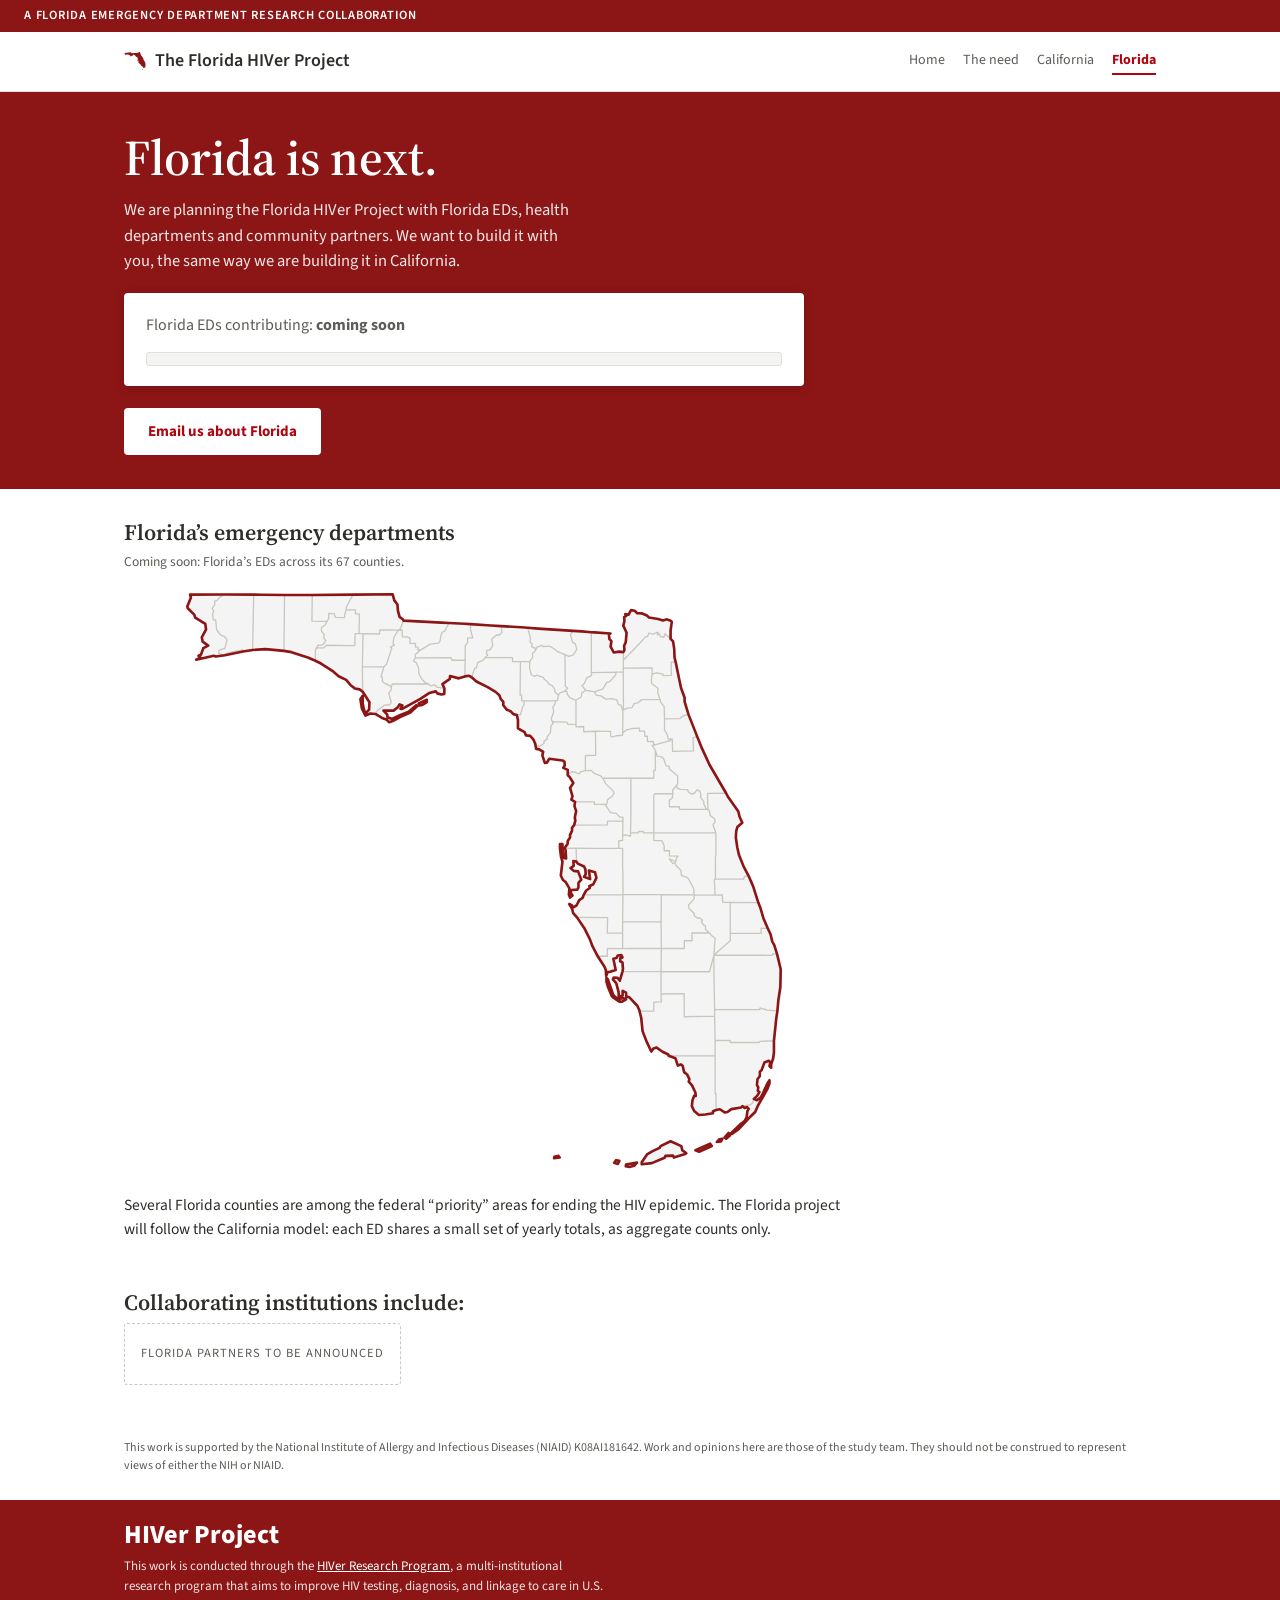
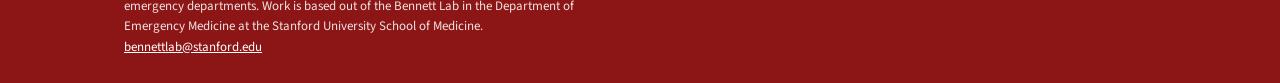
<file: florida.html>
<!doctype html>
<html lang="en">
<head>
<meta charset="utf-8">
<meta name="viewport" content="width=device-width, initial-scale=1">
<title>The Florida HIVer Project</title>
<meta name="description" content="The Florida HIVer Project: our next state. Planning with Florida partners.">
<meta name="robots" content="noindex">
<link rel="icon" type="image/svg+xml" href="data:image/svg+xml,%3Csvg%20xmlns%3D%22http%3A//www.w3.org/2000/svg%22%20viewBox%3D%220%20-12%20100%2074%22%3E%3Cpath%20d%3D%22M18.4%2049.8L16.7%2049.1L15.8%2049.5L15.3%2048.6L13.9%2049.1L14.2%2048.3L13.0%2048.6L12.7%2047.9L16.3%2045.3L19.1%2045.3L21.2%2043.6L26.9%2035.6L28.8%2027.6L24.3%2027.8L20.5%2030.2L19.6%2029.7L17.7%2032.1L16.5%2032.3L15.8%2034.0L13.9%2032.5L11.6%2032.5L9.2%2034.0L6.4%2034.0L5.7%2032.3L7.1%2031.8L6.6%2030.9L7.8%2029.2L5.0%2030.7L1.7%2030.2L0.0%2028.1L4.7%2023.3L5.2%2018.6L7.5%2015.8L8.0%2013.0L9.2%2011.3L12.5%2012.3L14.4%209.9L17.2%2010.8L21.5%207.5L30.0%203.8L32.8%201.4L38.0%200.0L44.6%200.5L52.1%203.8L56.8%203.8L64.9%201.9L72.4%201.9L75.7%202.4L85.6%207.1L92.0%2013.9L93.9%2017.2L93.4%2020.0L95.8%2027.1L96.2%2034.2L97.2%2037.5L100.0%2041.7L100.0%2045.0L95.5%2048.1L88.9%2047.6L87.7%2046.5L89.9%2044.8L92.7%2044.3L93.4%2042.7L85.6%2040.6L83.5%2038.9L82.3%2036.3L81.4%2036.3L74.8%2041.5L70.0%2047.6L63.9%2048.6L58.7%2048.1L56.6%2046.9L57.3%2045.8L60.6%2044.3L64.2%2044.1L64.2%2032.8L55.0%2032.1L54.7%2033.7L57.5%2040.3L54.0%2046.2L45.5%2046.7L44.3%2045.5L47.9%2042.9L49.8%2042.9L50.0%2041.7L41.7%2034.0L39.6%2037.0L30.0%2045.8L23.8%2049.5L20.5%2049.1Z%22%20fill%3D%22%238C1515%22/%3E%3C/svg%3E">
<link rel="stylesheet" href="https://fonts.googleapis.com/css2?family=Source+Sans+3:wght@400;600;700;800&family=Source+Serif+4:opsz,wght@8..60,400;8..60,600;8..60,700&display=swap">
<link rel="stylesheet" href="assets/site.css">
</head>
<body>
<a class="skip" href="#main">Skip to content</a>
<header><div class="subar">A Florida emergency department research collaboration</div>
<div class="top"><div class="in">
  <a class="site" href="index.html"><svg viewBox="-2 -2 104 104" class="mark" aria-hidden="true"><path d="M94.3,86L94.3,86L94.3,86ZM93.2,86.9L93.2,86.9L93.2,86.9ZM90,88.8L90,88.8L90,88.8ZM81.6,92L85.7,88L88.5,89.5ZM79.1,92.7L79.1,92.7L79.1,92.7ZM77.1,92.7L77.1,92.7L77.1,92.7ZM71.6,63.9L71.6,63.9L71.6,63.9ZM67.3,93.2L67.3,93.2L67.3,93.2ZM36.8,25.4L36.8,25.4L36.8,25.4ZM30.9,9.2L33,13L64.5,10.8L66.9,13.4L66.3,7.5L67.1,6.8L73.3,7.5L77.5,19.9L82.3,28.1L89.1,36.6L89.5,41.7L97.7,55.4L99.4,61.4L100,73.9L98.8,73.3L99.1,78.8L97.5,80.9L89.6,83.1L85.8,75.8L81.2,73.6L80.5,74.4L76.5,67L73.3,64.5L74,62.1L71.7,63L64.9,54.5L67.8,48.6L63.8,46.5L65.5,49.2L63.9,51L62.1,48.7L63.2,38.7L60.3,31.4L57.9,31.3L52.4,27.3L52,25.2L48.9,22.6L44,20.2L41.1,20.6L40.4,23.5L38.2,23.6L34.2,26.7L31.5,27.1L32.6,28.7L28.8,28.2L27.8,24.4L21.7,21.2L17.4,19.8L12.5,19.6L2.1,22.2L3.7,20L2.9,16.6L0,14.2L0.3,12.4L20.4,10.4Z" fill="currentColor"/></svg><span>The Florida HIVer Project</span></a>
  <nav aria-label="Main"><a href="index.html">Home</a><a href="need.html">The need</a><a href="california.html">California</a><a href="florida.html" aria-current="page">Florida</a></nav>
</div></div></header>
<main id="main">
<section class="hero tbd"><div class="in">
  <h1 class="disp">Florida is next.</h1>
  <p>We are planning the Florida HIVer Project with Florida EDs, health departments and community partners. We want to build it with you, the same way we are building it in California.</p>
  <div class="meter tbd">
    <div class="big"><span class="of">Florida EDs contributing: <b>coming soon</b></span></div>
    <div class="track" role="img" aria-label="Progress: not started yet"><div class="fill" style="width:0"></div></div>
  </div>
  <a class="cta" href="mailto:bennettlab@stanford.edu?subject=Florida%20HIVer%20Project">Email us about Florida</a>
</div></section>

<section class="band"><div class="in">
  <h2 class="disp">Florida&rsquo;s emergency departments</h2>
  <p class="sub">Coming soon: Florida&rsquo;s EDs across its 67 counties.</p>
  <figure class="fig mapbox" style="margin:18px 0 22px"><svg viewBox="-2.0 -2.0 364.0 352" role="img" aria-label="Map of Florida's 67 counties." style="width:100%;height:auto;display:block;max-width:600px;margin:0 auto"><path d="M101.1,0.2L101.6,0.2L124.6,0L125.6,3.7L127.5,6.2L127.8,10.1L128.8,13.7L130.7,15.1L131.2,16L154.2,17.2L158.8,17.4L168.1,17.9L171.8,18.1L184.2,18.9L190.5,19.3L202.6,20L206.5,20.3L213,20.8L234.2,22.2L239.2,22.5L245.1,23L247,23.1L256.7,23.8L255.8,24.5L256.1,27.2L257.3,28.4L256.8,31.8L258.7,35.3L261.9,34.8L264.5,35.1L265.2,33.9L265,31.2L266,29L266.5,23.3L264.5,19L265.2,16.2L265,13.9L266.3,13.1L265.7,12L267.7,12.4L269.2,9.6L271.4,10L273,11.5L275.9,11.6L278.9,12.9L280.1,14.1L285.7,15L288.6,15.9L291,15.2L293.2,16.1L293.9,16.7L293.2,22L293.2,27L294.7,28.6L295.4,33.1L295.6,38.4L296.3,41.2L299.5,56.7L301.7,62.8L301.7,65.1L304.1,73L309.3,86.2L311.9,92.7L316.8,103.4L326.9,120.7L327.9,122.6L334.3,131.8L335,134.8L336.7,138.6L333.7,141.2L333,143.7L332.8,147.7L333.7,153.8L334.7,158.2L337.4,164.9L340.5,170.8L343.3,177.2L346.4,187L347.6,190L349.5,196.5L352.2,202.7L353.9,206.4L354.9,210.7L356.1,212.8L357.8,218.3L360,227.5L359.8,238.2L358.6,246.1L358,252.7L357.3,257.4L355.9,270.9L355.9,278L355.4,281.6L354.2,285.2L354.2,287.2L353.2,286.2L353.7,283.9L352.9,283L350.1,284.1L348.4,288.7L347.4,289.5L347.3,292.4L345.9,294.2L345.6,297.7L346.4,299.2L346.1,301.2L347.1,302L345.7,304.3L343.7,306.1L345.6,306.9L347.8,305.4L348.8,303.6L352,296.6L353.2,294.8L353.2,296.6L351.8,300.4L349.6,304.2L346.1,310.4L344.5,314.1L340.3,318.2L334.5,324.5L330.4,327.4L329.9,326.9L335.7,321.4L338.1,319.6L339.3,317.3L339.8,313.6L340.6,312.2L339.6,311.1L338.1,311.6L336.9,310.5L335.9,311.3L330.1,312.3L327.7,314.1L326.2,314.4L323.1,312.4L320.9,312.9L318.9,313.6L318.9,314.8L314.3,315.6L310.4,315.9L307.5,313.5L306.1,310.5L306.5,306.9L307.5,304.2L308.5,304.3L308.2,302.1L306.1,297.8L304.2,295.7L304.6,294.1L303.2,291.3L301.4,289.9L300.5,286L299.5,285.2L297.6,285.9L296.1,281.4L292,280L291.8,279.2L288.3,277.5L284.7,275L282.8,275.6L281.5,277.4L278.8,271.7L276.2,265L275.4,257.1L274.2,252.2L273,249.6L268.2,244.5L266.3,244.1L266.2,241.7L264.1,240.6L264.1,243.6L261.8,244.1L261.6,241.1L260.2,235.9L258.2,233.6L258.7,232.5L260.9,232.6L262.4,234.4L264,228.9L264.3,227.2L264,223.3L262.6,222.6L262.6,220.8L264,220.3L263.3,218.9L261.2,219.1L260.4,220.6L258.5,221.1L259.9,227.9L256.5,229L255,229.3L254.1,231.5L253.9,227.9L253.1,225.9L249,219.6L245.8,213.5L244.2,209.2L241,202.8L236.4,196L234.1,193.4L233.4,190.7L231.7,187.9L233.4,188.8L233.5,190.2L236.1,188.8L237.8,185.5L239.8,184.2L240.5,182.3L242,179.7L244.2,178.2L243.9,177.1L246.3,175.9L248.2,172L247.3,168.6L243.6,167.6L244.4,172.8L240.7,171.4L241.7,169.9L241.5,166.9L240.7,165.1L236.9,163.4L236.1,162.2L234.2,161.8L234.4,164.8L232.5,166.1L234.4,167.8L237.1,168.1L239,173.1L237.3,175.1L237.3,177.9L236.6,179.2L233,179.4L232.5,180.9L233.7,182.7L232.2,184L231.5,182.2L231.8,178.4L229.5,174.5L227.9,173.3L226.6,170.6L227.6,162.2L226.7,159.2L226.1,154.1L226.1,151.6L227.6,151.6L227.6,154.1L228.3,160L229.8,160.3L229.5,155.1L228.8,154.1L230.7,151.5L230.8,149.6L232.2,147.6L232.2,145.9L233.4,143.5L233.4,141.7L234.7,140L235.4,137.3L235.1,135.4L235.9,131.5L234.9,128.5L235.2,125.9L233,124.5L233.7,122.6L232.2,117.5L234.2,114.5L232,110.9L230.8,109.8L230.8,106.5L228.1,105.3L229,103.7L228.8,101.5L227.6,100.8L219.6,99.8L218.1,102.2L216.9,102.3L215.4,97.7L215.9,95.6L213.5,94.1L211.6,93.8L211.1,90.7L209.9,88L208,85.9L205.5,85.6L204.6,83.6L200.6,81.3L200.6,76.2L199.9,73.2L197.8,72.7L196.1,70.9L193.9,70.1L191.7,67.3L191.7,65.3L190.2,63.6L189.3,61.2L187,59.2L182.2,56.3L175.4,52.9L172.5,50.4L171,49.4L168.4,49.8L164.7,51L159.4,49.6L159.3,51.3L154.8,54.5L156,57.2L155.9,60.5L154.2,60.8L151.6,60.1L150.8,58.9L146.7,59.9L141.4,63.4L130.4,69.5L129.3,69.5L130.5,67.4L128.8,66.8L127.6,68.7L125.1,70.6L119,70.5L121.2,72.8L121.5,74.6L124.2,75.6L129.3,73.2L134.3,71.3L138.9,67.3L139.4,68L135.3,71.8L130.5,73.8L124.6,76.9L122.5,77.6L120.8,76L118.1,75L114.1,72.6L111,72.3L108.1,73.6L105.9,69.2L105,63.6L106.4,61.6L106.4,66.5L107.4,70.8L108.6,71.8L110.3,70L110.5,65.5L106.4,59.1L104.5,57.7L101.6,57.1L99.1,55.2L96.4,51.9L91.8,49.7L88,46.4L81.1,42L77.7,40.3L73.1,38.4L63.2,35.1L58.6,34.3L47.4,33.3L39.6,33.8L33.8,34.7L22.8,37L17.3,37.7L16.1,37.3L5.4,39.7L8,38.4L6.8,37.3L8.3,36.6L9.7,32.7L12.7,31.1L9.3,28.7L8.8,26.1L11.4,21.3L10.9,18L4.8,14.2L4.2,12.3L0.3,8.5L0,7.4L2.2,2L1.7,0.2L22.3,0.1L40.3,0.2L44.9,0.3L59,0.4L68.5,0.4L75.8,0.4ZM254.3,232.7L255.1,233.5L258.4,243.1L259.7,244.4L262.6,245.6L263.8,244.8L266.2,245.7L263.8,247.1L262.3,247.2L258.7,244.9L257.5,243.7L255.3,238.4L254.3,235ZM140.4,66.2L145.3,64L145.3,65.4L142.6,67.1L140.7,67.4ZM326,329.5L328.4,326.8L329.2,328.3L326.9,330.3ZM321.2,332.3L322.8,330.6L324.6,330.4L323.8,331.9ZM308.3,337.3L317.2,333.3L318.2,334.7L310.5,338.2ZM275.7,344.6L278.9,339.8L282.3,337.8L286.6,335.8L287.1,334.8L293.2,331.8L299.7,334.8L300.3,337.2L302.7,339.1L302,339.6L295.2,341.7L294.7,340.5L290.1,340.7L289.6,341.8L281.8,345.1L275.7,345.8ZM266.2,345.9L272.8,344.8L271.1,346.7L268.2,347.4L266,347ZM259,344.9L260.1,343.3L262.1,343.7L261.2,345.6ZM222.7,341.2L225.2,340.7L225.9,341.7L222.5,342.1Z" fill="#F4F4F4"/><path d="M39.6,33.8L40.3,0.2M236.4,196L255,196.1L254.8,205.5L264.1,205.6L264.1,198.7L287.4,198.6L287.6,214.9L301.5,214.9L301.5,210.2L306.3,210.2L306.1,205.5L316.8,205.5L318.4,207.4L320.2,208.5L319.5,218.9L316.8,229L287.4,228.9L287.6,214.9L267.7,214.8L264.1,215L264.1,205.6M199.9,73.2L202.1,73.2L203.5,68.1L204.3,67.1L204.3,64.7L223.2,64.6L223.2,66.2L221.8,68.4L222.3,71.3L220.8,75.5L221.6,77.6L222.5,77.3L220.6,80L220.3,83.9L218.2,86.6L218.4,87.7L216.4,89.2L216.5,90.4L213.8,92.2L212.8,91.8L211.6,93.8M357.8,218.3L354.9,218.2L354.9,219L319.5,218.9L329.4,210.2L329.4,205.7L348.1,205.7L348.1,202.6L352.2,202.7M264.1,198.7L264.3,182.2L287.6,182.2L287.4,198.6M77.7,40.3L77.7,33.7L79,32.5L82.9,32.5L84.3,30.9L101.6,31.1L101.8,23.9L104.2,23.9L106.6,23.9L106.2,44L106.4,59.1M309.3,86.2L306.8,87.1L307.1,95L294.4,95.3L294.2,87.7L293.7,87.8L291.7,87.9L291.2,85.2L289.5,82.3L289.5,75.6L298.8,75.4L301.5,73.4L304.1,73M269.1,111.6L283,111.6L283,106.8L284,106.8L283.9,94.4L285,98.2L287.6,98.6L289,99.8L290.5,104.1L292.2,104.2L292.5,106L297.5,110.3L297.5,115L296.8,116L294.4,118.9L294.6,121L294.2,123.6L292.4,124.9L292.5,128.9L298.6,128.9L298.6,130.5L314.8,130.4L316.5,130.8L317.3,134.2L319.9,136.2L320.2,137.9L318.9,140L320.7,144.7L283,144.7L283,122L283.5,121L294.6,121M75.8,0.4L75.6,16.3L84.8,16.4L83.6,18.6L81.4,20.1L81.4,22.3L83.1,24.5L82.8,26.5L84.1,28.1L82.1,30.7L79.2,30.9L77.7,33.7M234.7,140L254.8,139.9L255,137.6L264.3,137.6L264.1,146.5L264.1,149.4L261.8,149.4L261.8,154.1L247.3,154.1L235.9,154L228.8,154.1M227.6,154.1L226.1,154.1M329.4,205.7L329.4,186.9L346.4,187M84.8,16.4L85.8,14.5L85.8,11.6L89.2,11.7L89.9,14L95.5,14.2L95.4,12.7L96.4,9.4L102,9.4L102,11.9L104.4,11.9L104.2,23.9M264.3,137.6L264.3,135.3L262.3,135.1L260.2,132.9L256.8,132.4L253.8,128L254.4,127.4L255,124.7L257.8,122.5L258.9,120.6L258.2,119.1L253.9,115L252.1,111.6L269.1,111.6L269.1,133.6L268.9,144.7L268.9,146.7L265.8,145.9L264.1,146.5M358,252.7L351.8,252.3L347.4,250.9L347.4,252L319.9,252L319.5,230.3L319.5,218.9M204.3,64.7L202.8,64.7L202.8,61.2L201.9,61.1L202.1,40.8L207.7,40.8L207.7,44.9L208.7,48.8L210.8,49.8L212,49L216.2,50.5L216.4,51.4L218.9,53.3L219.3,54.4L221.3,55.4L222.8,57.4L223,59.3L225.2,61.2L224.5,64.5L223.2,64.6M316.8,205.5L314.4,203.3L314.3,201L313.1,200.6L311.9,198.6L312.6,197.6L310.4,196.1L309.5,196.5L307.5,194.8L307.6,193.6L304.4,190.6L304.1,188.5L307.5,184.8L307.5,182.4L320.2,182.5L324.6,182.4L324.8,186.9L329.4,186.9M235.2,125.9L247,125.9L247,127.5L254.4,127.4M249,219.6L254.8,219.6L254.8,214.9L264.1,215M287.4,228.9L264,228.9M256.5,229L253.9,227.9M287.4,228.9L287.4,242.5L287.6,247.3L283,247.4L283,252.9L275.4,252.9L274.2,252.2M287.6,182.2L307.5,182.4L307.3,178.8L304.2,172.9L303.2,171.8L299.8,170.7L299.5,167.5L296.4,164.4L295.9,163.1L294.6,163.4L292.4,160.5L295.6,161.8L296.1,162.7L296.8,160L297.8,158.8L292.5,158.7L292.5,155.6L289.3,155.6L289.3,152.5L287.8,149.4L283,149.4L283,144.7L276.7,144.7L276.7,143.9L273.7,143.9L273.7,144.7L268.9,144.7M207.7,40.8L209.6,37.9L209.4,36.1L211.4,33.9L212.1,32.1L215.5,31L215.9,31.7L219.4,31.5L221.1,32.1L225,35L229.1,36.6L229.3,55.8L230.8,56.9L229,58.7L225.9,59.9L225.2,61.2M222.5,77.3L230.3,77.6L231,78.9L235.8,78.8M247.6,83.1L247.8,97.7L241.5,97.8L241.5,107L238.6,107.8L237.8,108.9L234.2,107.6L233,107.7L230.8,109.8M293.2,27L289.8,23.9L289.1,26.1L286.9,25.5L286.6,24.1L285.2,24.6L285.6,22.9L282.5,24.2L279.9,23.6L279.3,25.7L278.1,25.7L274.8,29.4L264.5,40L264.5,35.1M206.5,20.3L208.2,26.7L207.9,29.1L209.2,30L208.9,31.8L210.9,32.6L211.4,33.9M202.1,40.8L197.3,40.8L197.3,38.4L180.7,38.4L182.2,36.8L181.4,35.7L181.9,33.9L183.6,33.9L185.3,31.2L184.6,27.2L187.6,24.7L189.3,24.7L190.9,23.1L190.5,19.3M229.1,36.6L231.5,37.6L234.2,36.7L236.3,33.4L235.4,30.1L233.7,29L232.4,24.3L234.2,22.2M245.1,23L245.1,47.5L245.3,49.2L242.2,50.9L241,53.9L239.5,55.5L241.7,58.2M235.6,64.3L239,62.3L239.5,59.7L241.7,58.2L247,59.2L248,61.2L250.9,61.6L253.9,63.6L257.8,63.3L260.6,64L261.6,66.9L263.1,67.3L264.1,70.4L264.3,73.1L264.1,83.9L264.1,85.5L260.4,85.8L257.7,86.6L256.8,86.1L256.8,83.2L247.6,83.1L240.5,83.4L240.5,80.2L235.8,80.4L235.8,78.8L235.8,64.7L235.6,64.3L232,62.7L230.5,60.6L230.3,59L229,58.7M106.6,23.9L116.6,24.1L116.8,21.6L128,21.7L125.3,26.2L124.8,30L125.6,30.8L123.2,32L124.1,32.6L120.8,42.5L119.3,44L106.2,44M241.5,107L245.1,106.9L247,108.7L250.7,110.1L252.1,111.6M114.1,72.6L115.1,70.8L119.7,67.2L122.9,67L123.7,65.5L122.2,59.9L123.9,57.7L123.6,56.6L124.4,54.3L146.3,54.4L147.7,55.6L149.9,54.9L151.4,56.3L156,57.2M59,0.4L58.6,34.3M158.8,17.4L156.2,22.3L154.5,23.2L153.7,26L153.7,26L153.3,28.5L152.3,29.6L147.5,30.2L141.6,33.7L139.9,33.7L139.9,32.1L138.4,32.1L138.4,29.8L135.1,29.8L135.1,26.6L133.4,25.8L130.4,25.8L130.4,21.8L128,21.7L129.2,21L131.2,16M119.3,44L117.5,50L118.3,50.3L118.3,52.7L119.3,53.7L123.4,55.7L123.6,56.6M168.4,49.8L168.6,40L168.6,31.2L170.1,29.1L170.1,26.4L173.2,26.4L171.8,21.6L171.8,18.1M180.7,38.4L179.8,39.6L176.1,41.6L175.4,44.7L174.4,44.8L172.5,50.4M235.9,154L236.1,162.2M33.8,34.7L33.8,33.8L26.5,35.1L21.6,36.7L19,35.9L19.2,34L22.8,32.8L24.1,27.6L22.6,25.7L20.1,24.6L17.8,21.5L17.2,15.6L15.8,15.5L15.3,11.8L16.1,10.4L15.1,8.5L16.7,6.2L16.5,4.2L18,3.8L19.2,2.2L22.3,0.1M326.9,120.7L315.6,120.8L315.8,130.4L314.8,130.4M283.9,94.4L282,91.8L293,88.8L293.7,87.8M338.1,311.6L338.1,310.2L341.6,309.7L342.8,308.8L343.7,306.1M348.8,303.6L349.6,304.2M292,280L320.2,279.9L320.2,303L320.7,303L320.9,312.9M282,48.4L284.7,47.7L288.6,48.4L288.6,49.3L293.7,49.2L293.5,41.2L296.3,41.2M289.5,75.6L289.3,68.1L287.4,65.8L286.7,63.7M320.7,144.7L320.7,158.4L320.4,158.8L320.4,172.8L319.7,172.8L320.2,182.5M319.9,252L319.9,255.9L301.5,256.3L301.4,242.3L287.4,242.5M320.4,172.8L337.4,172.8L338.2,171.1L340.5,170.8M245.1,47.5L260.1,47.2L259.9,49L256.1,53.1L254.4,53.5L252.2,57.4L247,59.2M264.5,44.8L282,44.6L282,48.4L281.5,52.7L281.8,54.1L285.6,57.1L285.4,59.6L286.7,63.7L275.7,63.9L273.3,65.9L271.1,66.3L269.7,68.8L266.5,69.2L264.5,70.3L264.6,68.8L264.5,47.2L264.5,44.8L264.5,40M146.3,54.4L144.1,53.4L142.4,51.6L140.4,48L140.4,45L139,41.6L137.2,40.5L138.4,38.6L160.1,38.4L160.6,40L168.6,40M96.4,9.4L96.5,7.8L99.8,1.5L101.1,0.2M138.4,38.6L138.2,36.7L141.6,33.7M320.2,279.9L320.2,270.7L329.4,270.7L329.4,271.9L346.9,271.9L347.6,271.2L355.9,270.9M260.1,47.2L264.5,47.2M264.5,70.3L264.1,70.4M320.2,270.7L319.9,255.9M240.5,182.3L264.3,182.2L264.3,168.3L264.1,167.2L264.1,154.1L261.8,154.1M282,91.8L283.2,91.1L282.5,89.2L279.1,89.3L279.1,86.1L277.6,86.1L277.4,83L274.3,83L274.3,81.2L270.1,81.4L266.7,82.2L264.1,83.9M296.8,116L297.3,117.6L299,118.4L303.6,118.5L303.9,119.8L305.8,121.2L307.6,120.7L309.2,118.7L311,119.5L311.7,121.7L311.2,122.9L313.4,126L313.3,127L314.8,130.4" fill="none" stroke="#C9C6BE" stroke-width="0.8" stroke-linejoin="round"/><path d="M101.1,0.2L101.6,0.2L124.6,0L125.6,3.7L127.5,6.2L127.8,10.1L128.8,13.7L130.7,15.1L131.2,16L154.2,17.2L158.8,17.4L168.1,17.9L171.8,18.1L184.2,18.9L190.5,19.3L202.6,20L206.5,20.3L213,20.8L234.2,22.2L239.2,22.5L245.1,23L247,23.1L256.7,23.8L255.8,24.5L256.1,27.2L257.3,28.4L256.8,31.8L258.7,35.3L261.9,34.8L264.5,35.1L265.2,33.9L265,31.2L266,29L266.5,23.3L264.5,19L265.2,16.2L265,13.9L266.3,13.1L265.7,12L267.7,12.4L269.2,9.6L271.4,10L273,11.5L275.9,11.6L278.9,12.9L280.1,14.1L285.7,15L288.6,15.9L291,15.2L293.2,16.1L293.9,16.7L293.2,22L293.2,27L294.7,28.6L295.4,33.1L295.6,38.4L296.3,41.2L299.5,56.7L301.7,62.8L301.7,65.1L304.1,73L309.3,86.2L311.9,92.7L316.8,103.4L326.9,120.7L327.9,122.6L334.3,131.8L335,134.8L336.7,138.6L333.7,141.2L333,143.7L332.8,147.7L333.7,153.8L334.7,158.2L337.4,164.9L340.5,170.8L343.3,177.2L346.4,187L347.6,190L349.5,196.5L352.2,202.7L353.9,206.4L354.9,210.7L356.1,212.8L357.8,218.3L360,227.5L359.8,238.2L358.6,246.1L358,252.7L357.3,257.4L355.9,270.9L355.9,278L355.4,281.6L354.2,285.2L354.2,287.2L353.2,286.2L353.7,283.9L352.9,283L350.1,284.1L348.4,288.7L347.4,289.5L347.3,292.4L345.9,294.2L345.6,297.7L346.4,299.2L346.1,301.2L347.1,302L345.7,304.3L343.7,306.1L345.6,306.9L347.8,305.4L348.8,303.6L352,296.6L353.2,294.8L353.2,296.6L351.8,300.4L349.6,304.2L346.1,310.4L344.5,314.1L340.3,318.2L334.5,324.5L330.4,327.4L329.9,326.9L335.7,321.4L338.1,319.6L339.3,317.3L339.8,313.6L340.6,312.2L339.6,311.1L338.1,311.6L336.9,310.5L335.9,311.3L330.1,312.3L327.7,314.1L326.2,314.4L323.1,312.4L320.9,312.9L318.9,313.6L318.9,314.8L314.3,315.6L310.4,315.9L307.5,313.5L306.1,310.5L306.5,306.9L307.5,304.2L308.5,304.3L308.2,302.1L306.1,297.8L304.2,295.7L304.6,294.1L303.2,291.3L301.4,289.9L300.5,286L299.5,285.2L297.6,285.9L296.1,281.4L292,280L291.8,279.2L288.3,277.5L284.7,275L282.8,275.6L281.5,277.4L278.8,271.7L276.2,265L275.4,257.1L274.2,252.2L273,249.6L268.2,244.5L266.3,244.1L266.2,241.7L264.1,240.6L264.1,243.6L261.8,244.1L261.6,241.1L260.2,235.9L258.2,233.6L258.7,232.5L260.9,232.6L262.4,234.4L264,228.9L264.3,227.2L264,223.3L262.6,222.6L262.6,220.8L264,220.3L263.3,218.9L261.2,219.1L260.4,220.6L258.5,221.1L259.9,227.9L256.5,229L255,229.3L254.1,231.5L253.9,227.9L253.1,225.9L249,219.6L245.8,213.5L244.2,209.2L241,202.8L236.4,196L234.1,193.4L233.4,190.7L231.7,187.9L233.4,188.8L233.5,190.2L236.1,188.8L237.8,185.5L239.8,184.2L240.5,182.3L242,179.7L244.2,178.2L243.9,177.1L246.3,175.9L248.2,172L247.3,168.6L243.6,167.6L244.4,172.8L240.7,171.4L241.7,169.9L241.5,166.9L240.7,165.1L236.9,163.4L236.1,162.2L234.2,161.8L234.4,164.8L232.5,166.1L234.4,167.8L237.1,168.1L239,173.1L237.3,175.1L237.3,177.9L236.6,179.2L233,179.4L232.5,180.9L233.7,182.7L232.2,184L231.5,182.2L231.8,178.4L229.5,174.5L227.9,173.3L226.6,170.6L227.6,162.2L226.7,159.2L226.1,154.1L226.1,151.6L227.6,151.6L227.6,154.1L228.3,160L229.8,160.3L229.5,155.1L228.8,154.1L230.7,151.5L230.8,149.6L232.2,147.6L232.2,145.9L233.4,143.5L233.4,141.7L234.7,140L235.4,137.3L235.1,135.4L235.9,131.5L234.9,128.5L235.2,125.9L233,124.5L233.7,122.6L232.2,117.5L234.2,114.5L232,110.9L230.8,109.8L230.8,106.5L228.1,105.3L229,103.7L228.8,101.5L227.6,100.8L219.6,99.8L218.1,102.2L216.9,102.3L215.4,97.7L215.9,95.6L213.5,94.1L211.6,93.8L211.1,90.7L209.9,88L208,85.9L205.5,85.6L204.6,83.6L200.6,81.3L200.6,76.2L199.9,73.2L197.8,72.7L196.1,70.9L193.9,70.1L191.7,67.3L191.7,65.3L190.2,63.6L189.3,61.2L187,59.2L182.2,56.3L175.4,52.9L172.5,50.4L171,49.4L168.4,49.8L164.7,51L159.4,49.6L159.3,51.3L154.8,54.5L156,57.2L155.9,60.5L154.2,60.8L151.6,60.1L150.8,58.9L146.7,59.9L141.4,63.4L130.4,69.5L129.3,69.5L130.5,67.4L128.8,66.8L127.6,68.7L125.1,70.6L119,70.5L121.2,72.8L121.5,74.6L124.2,75.6L129.3,73.2L134.3,71.3L138.9,67.3L139.4,68L135.3,71.8L130.5,73.8L124.6,76.9L122.5,77.6L120.8,76L118.1,75L114.1,72.6L111,72.3L108.1,73.6L105.9,69.2L105,63.6L106.4,61.6L106.4,66.5L107.4,70.8L108.6,71.8L110.3,70L110.5,65.5L106.4,59.1L104.5,57.7L101.6,57.1L99.1,55.2L96.4,51.9L91.8,49.7L88,46.4L81.1,42L77.7,40.3L73.1,38.4L63.2,35.1L58.6,34.3L47.4,33.3L39.6,33.8L33.8,34.7L22.8,37L17.3,37.7L16.1,37.3L5.4,39.7L8,38.4L6.8,37.3L8.3,36.6L9.7,32.7L12.7,31.1L9.3,28.7L8.8,26.1L11.4,21.3L10.9,18L4.8,14.2L4.2,12.3L0.3,8.5L0,7.4L2.2,2L1.7,0.2L22.3,0.1L40.3,0.2L44.9,0.3L59,0.4L68.5,0.4L75.8,0.4ZM254.3,232.7L255.1,233.5L258.4,243.1L259.7,244.4L262.6,245.6L263.8,244.8L266.2,245.7L263.8,247.1L262.3,247.2L258.7,244.9L257.5,243.7L255.3,238.4L254.3,235ZM140.4,66.2L145.3,64L145.3,65.4L142.6,67.1L140.7,67.4ZM326,329.5L328.4,326.8L329.2,328.3L326.9,330.3ZM321.2,332.3L322.8,330.6L324.6,330.4L323.8,331.9ZM308.3,337.3L317.2,333.3L318.2,334.7L310.5,338.2ZM275.7,344.6L278.9,339.8L282.3,337.8L286.6,335.8L287.1,334.8L293.2,331.8L299.7,334.8L300.3,337.2L302.7,339.1L302,339.6L295.2,341.7L294.7,340.5L290.1,340.7L289.6,341.8L281.8,345.1L275.7,345.8ZM266.2,345.9L272.8,344.8L271.1,346.7L268.2,347.4L266,347ZM259,344.9L260.1,343.3L262.1,343.7L261.2,345.6ZM222.7,341.2L225.2,340.7L225.9,341.7L222.5,342.1Z" fill="none" stroke="#8C1515" stroke-width="1.6" stroke-linejoin="round"/></svg></figure>
  <div class="prose">
    <p>Several Florida counties are among the federal &ldquo;priority&rdquo; areas for ending the HIV epidemic. The Florida project will follow the California model: each ED shares a small set of yearly totals, as aggregate counts only.</p>
  </div>
</div></section>
<section class="wall"><div class="in">
  <h2 class="disp">Collaborating institutions include:</h2>
  <div class="chips">
    <span class="chip">Florida partners to be announced</span>
  </div>
</div></section>
<p class="fineprint">This work is supported by the National Institute of Allergy and Infectious Diseases (NIAID) K08AI181642. Work and opinions here are those of the study team. They should not be construed to represent views of either the NIH or NIAID.</p>
</main>
<footer class="sufoot" id="contact"><div class="in">
  <span class="su">HIVer Project</span>
  <p>This work is conducted through the <a href="https://med.stanford.edu/bennettlab.html">HIVer Research Program</a>, a multi-institutional research program that aims to improve HIV testing, diagnosis, and linkage to care in U.S. emergency departments. Work is based out of the Bennett Lab in the Department of Emergency Medicine at the Stanford University School of Medicine. <a href="mailto:bennettlab@stanford.edu">bennettlab@stanford.edu</a></p>
</div></footer>
</body>
</html>
</file>
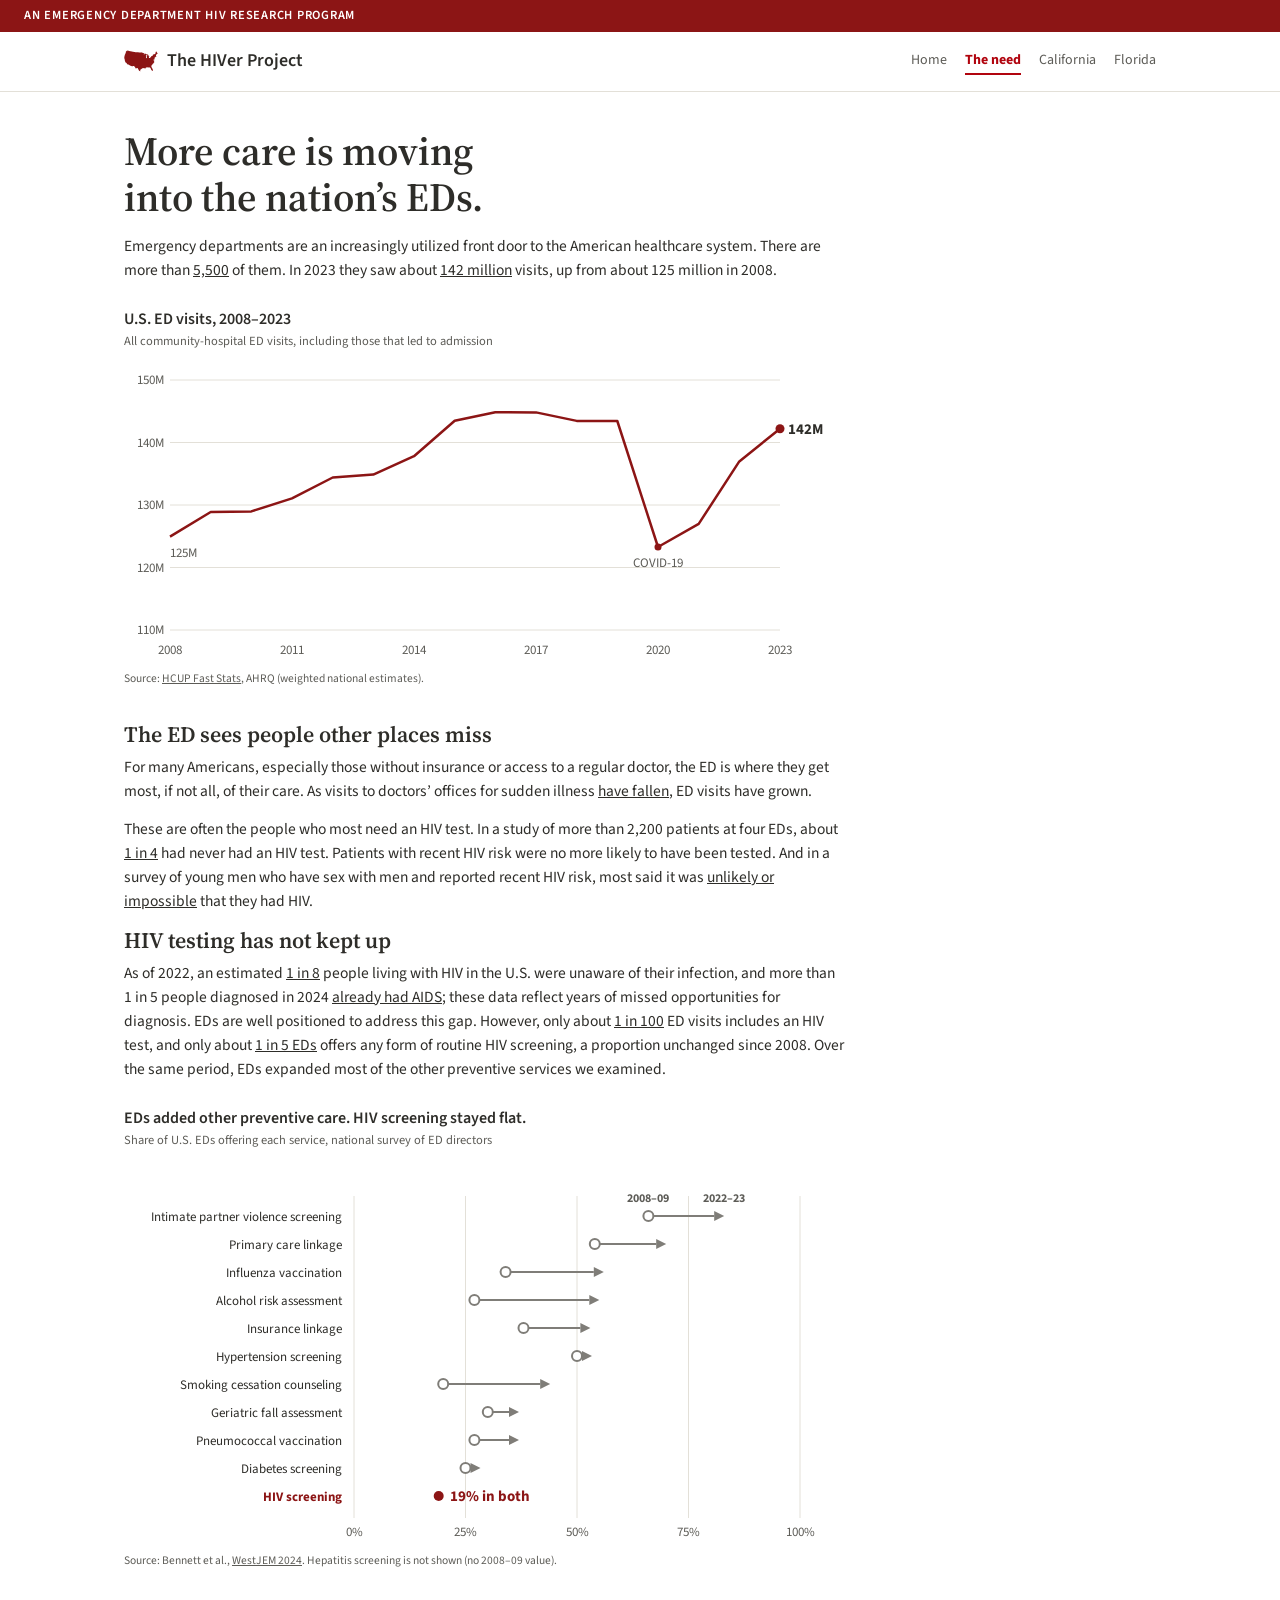
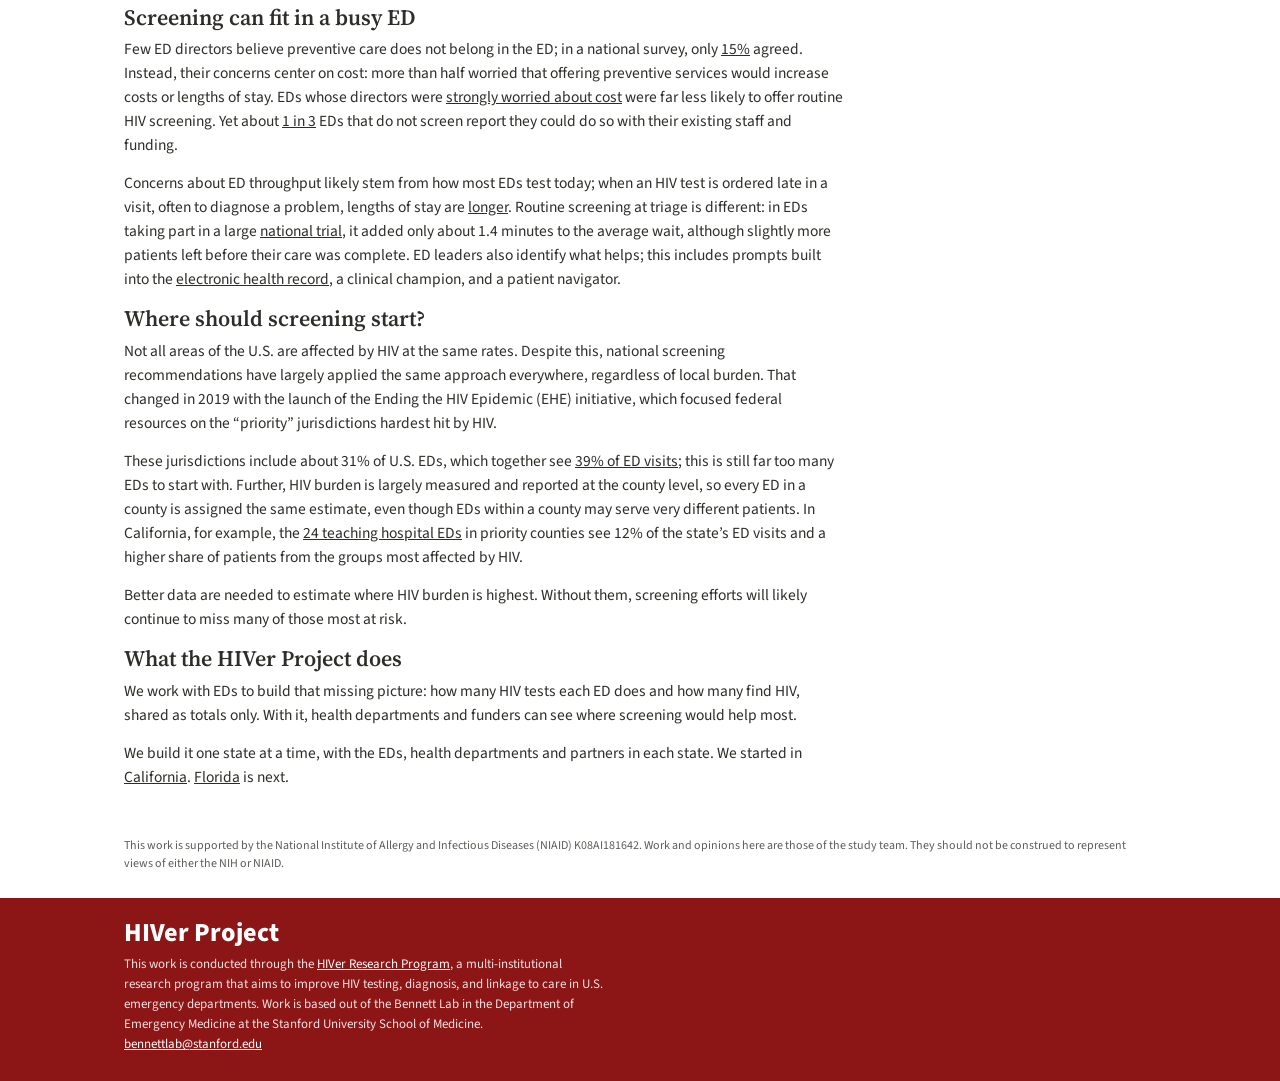
<file: need.html>
<!doctype html>
<html lang="en">
<head>
<meta charset="utf-8">
<meta name="viewport" content="width=device-width, initial-scale=1">
<title>The need | The HIVer Project</title>
<meta name="description" content="Why emergency departments matter for HIV testing across the U.S.">
<meta name="robots" content="noindex">
<link rel="icon" type="image/svg+xml" href="data:image/svg+xml,%3Csvg%20xmlns%3D%22http%3A//www.w3.org/2000/svg%22%20viewBox%3D%220%20-12%20100%2074%22%3E%3Cpath%20d%3D%22M18.4%2049.8L16.7%2049.1L15.8%2049.5L15.3%2048.6L13.9%2049.1L14.2%2048.3L13.0%2048.6L12.7%2047.9L16.3%2045.3L19.1%2045.3L21.2%2043.6L26.9%2035.6L28.8%2027.6L24.3%2027.8L20.5%2030.2L19.6%2029.7L17.7%2032.1L16.5%2032.3L15.8%2034.0L13.9%2032.5L11.6%2032.5L9.2%2034.0L6.4%2034.0L5.7%2032.3L7.1%2031.8L6.6%2030.9L7.8%2029.2L5.0%2030.7L1.7%2030.2L0.0%2028.1L4.7%2023.3L5.2%2018.6L7.5%2015.8L8.0%2013.0L9.2%2011.3L12.5%2012.3L14.4%209.9L17.2%2010.8L21.5%207.5L30.0%203.8L32.8%201.4L38.0%200.0L44.6%200.5L52.1%203.8L56.8%203.8L64.9%201.9L72.4%201.9L75.7%202.4L85.6%207.1L92.0%2013.9L93.9%2017.2L93.4%2020.0L95.8%2027.1L96.2%2034.2L97.2%2037.5L100.0%2041.7L100.0%2045.0L95.5%2048.1L88.9%2047.6L87.7%2046.5L89.9%2044.8L92.7%2044.3L93.4%2042.7L85.6%2040.6L83.5%2038.9L82.3%2036.3L81.4%2036.3L74.8%2041.5L70.0%2047.6L63.9%2048.6L58.7%2048.1L56.6%2046.9L57.3%2045.8L60.6%2044.3L64.2%2044.1L64.2%2032.8L55.0%2032.1L54.7%2033.7L57.5%2040.3L54.0%2046.2L45.5%2046.7L44.3%2045.5L47.9%2042.9L49.8%2042.9L50.0%2041.7L41.7%2034.0L39.6%2037.0L30.0%2045.8L23.8%2049.5L20.5%2049.1Z%22%20fill%3D%22%238C1515%22/%3E%3C/svg%3E">
<link rel="stylesheet" href="https://fonts.googleapis.com/css2?family=Source+Sans+3:wght@400;600;700;800&family=Source+Serif+4:opsz,wght@8..60,400;8..60,600;8..60,700&display=swap">
<link rel="stylesheet" href="assets/site.css">
</head>
<body>
<a class="skip" href="#main">Skip to content</a>
<header><div class="subar">An emergency department HIV research program</div>
<div class="top"><div class="in">
  <a class="site" href="index.html"><svg viewBox="0 -2 160 104" class="mark" aria-hidden="true"><path d="M107,80.8L107,80.8L107,80.8ZM129.3,76.4L130.4,79.8L131.8,82L133.7,84.4L133.7,85.8L136,89.6L136.5,91.2L136.7,94.7L136.3,94.5L136.4,96L136,96.6L133.8,97.2L132.7,95.2L131.5,94.6L131.3,94.8L130.2,92.8L129.3,92.1L129.5,91.4L128.8,91.7L127,89.3L127.8,87.7L126.7,87.1L127.1,87.9L126.7,88.4L126.2,87.7L126.5,85L125.7,83L125.1,82.9L123.5,81.8L123.4,81.2L122.6,80.5L121.2,79.9L120.4,80L120.2,80.8L119.6,80.8L118.5,81.7L117.8,81.8L118.1,82.2L117,82.1L116.7,81L115.1,80.1L113.9,79.8L112.5,79.7L109.7,80.4L108.3,80L107.9,79L107.6,80.4L106.8,80.3L105,80.4L103.1,81.3L102.2,81.9L102.9,82.5L103.3,81.7L103.7,82.3L103.5,83.3L102.8,83.4L103.4,84.4L104.4,84.4L104.8,85.1L104.7,85.8L102.9,84.8L102.3,84.7L101,85.7L100.3,84.7L99.1,85.9L98.6,85.4L97.3,85L96.3,83.4L95.4,83.5L95.4,83.1L94,84.3L91.1,83.5L88.9,83.8L87.9,84L85.8,85L86.6,84.3L85.8,84.5L86.1,83.6L85.2,83.9L85.4,85.4L86,85.3L83.8,87.1L80.7,88.7L78.7,90.3L77.8,91.4L77.1,93.3L77.3,92.2L78.8,89.9L80.2,89.1L79.4,89.2L78.3,89.9L77.7,91L76.8,90.8L77.5,91.5L76.9,92.9L76.6,94.9L77.3,97.6L77.7,98.1L76.4,98.4L76,97.9L73.9,97.6L72,96.4L71,96.2L70.5,94.6L69.9,93.9L69.9,92.1L68.6,90.9L68.4,90.2L67.2,89L66.9,87.8L66.2,86.6L66.1,85.8L64.9,84.4L64.2,84L63.6,83.1L61.5,82.9L59.5,83L58.6,85L57.9,85.7L57.4,85.7L56.5,85L54.6,83.9L53.4,82.7L53,81.7L53.1,80.7L52.2,78.7L51,77.9L49.4,75.8L48.6,75.3L48.2,74.3L47.7,74L42.3,73.4L42.1,75.1L39.4,74.7L32.9,73.8L26.7,70.2L21.8,67.2L22.2,66.4L14.5,65.5L14.3,64.9L14.4,63.2L14,62.3L12.3,60.2L11.6,60.1L11.5,58.9L10.6,58.8L9.5,57.9L8.7,56.7L7,56L6,55.8L5.6,55.2L6.2,53.1L5.5,52.5L5.8,52L4.8,50.6L4,48.3L3.6,47.7L3.9,46.5L4.5,46L4.2,45.2L3.7,45.2L3.1,44L3.4,41.8L4.3,43.3L4.3,42.5L3.8,41.2L3.4,41.6L2.7,40.7L2.3,38.8L1.9,38.2L1.2,36.4L1.4,34.8L1.8,34.2L1.8,33.1L0.9,31.1L1,30.4L2.3,28.8L3,27L3.3,24.8L3,24.2L3.4,22.5L3.3,21.4L5,19L5.4,18.2L7.4,13.4L8.1,11.5L8.3,10.5L8.7,9.7L9.7,9.7L8.9,9.5L8.6,8.8L8.9,7.5L9.7,6.9L9.1,6.4L9.2,3.6L8.8,2.9L9,1.8L9.5,1.2L10.7,2.4L13,3.4L13.7,3.4L14.1,4.4L13.4,6.6L14,6.6L14.3,4.8L14.9,4.1L14.8,2.4L15,1.3L14.5,1.1L14.6,0.2L21.4,2.1L28.7,3.9L31.2,4.4L37,5.6L42.5,6.6L48.8,7.5L55.2,8.3L61.3,8.9L65.9,9.2L72.8,9.6L78.6,9.7L83.9,9.7L83.9,8.3L84.7,8.6L85.5,10.8L87.2,11.1L87.4,11.5L88.9,11L90.7,11.7L91.1,12.5L91.3,12L92.7,12.5L93.2,13.1L95,12.3L95.2,12.8L96.8,12.6L98.3,13.1L95.9,14.3L94.3,15.6L93.9,16.3L92,17.9L92.2,18.2L93.5,18L94.9,17.2L95.5,17.4L95,18.5L95.6,18.1L96.4,18.6L97.9,17.6L99,17.3L102.1,14.8L103,14.6L101.5,16.7L101.6,17.5L102.1,16.8L103.7,17.1L104.5,18.2L106.3,18.3L107.7,17.2L109.4,17L110.7,16.5L110.7,17.6L111.8,17.8L113,17.2L113.1,18.3L114.1,19.1L114.6,18.7L114.8,19.3L113.3,19.3L112.6,19.5L111.8,19.2L111.4,19.9L110.9,19.4L109.5,19.3L109.2,19.8L107.8,19.9L107.4,20.6L106.5,21.3L106.9,20.5L105.3,21.3L104.4,23.6L103.8,24.2L103.3,25.7L103.7,25.8L104.4,24.6L104.9,24.3L105.3,23.2L105.9,22.7L104.9,25.7L104.9,27.1L104.4,28.3L104.5,29L104.1,30.7L104.7,32.5L104.7,33.6L104.6,34.4L105.7,36.6L106.9,36.7L107.7,36.2L108.2,35.6L108.8,34.1L109,32.3L108.8,31.2L107.8,28.9L108,28.2L107.7,27.3L108.2,26.1L108.2,24.7L108.5,23.9L109.2,23.7L109.6,22.7L109.7,24.1L110.3,23.6L110.3,22.3L111.4,21.7L110.8,21.1L111.6,20.2L113.2,20.6L113.5,21L115.2,21.4L116,22.6L115.6,22.9L116.1,23.8L116.2,25.2L115.6,26.4L115,26.7L114.8,27.7L115.6,28.2L116.6,26.6L117.4,26.1L118.3,26.9L119,29.1L119.4,30L119.3,31.5L118.5,31.4L118.3,32.6L117.2,35.2L118.7,35.8L119,35.5L120.1,36.2L121.3,35.4L122.1,35.4L123.9,33.7L125.2,33L127.2,31.6L128.7,30.2L129.3,29.2L128.4,27.5L129.9,26.8L131.9,26.5L132.6,26.8L134.2,26.3L135.4,25.1L135.9,25L135.5,23.8L135.9,23.5L135.1,23.2L135.2,22.5L136.1,21.6L137.5,19.4L138.1,18.8L142.3,17.7L147.2,16.4L147.2,15.6L148,15.1L148.6,15.2L148.5,14.5L149.5,12.3L149.2,11.7L149.5,10.3L149.3,9.2L150.5,5.8L151,5.8L151.6,6.6L153.3,5.5L154.5,6.2L156,11.3L157,11.3L157.3,12.5L158.3,12.7L159.1,13.8L158.4,14.4L158,15.6L157.4,15.4L156.9,16.4L156,17L155.8,16.3L155.5,17.6L154.9,17.1L154.7,16.4L154.4,18.1L154.6,18.5L152.5,19.9L151.6,21.1L151.2,23.1L151.1,23.9L151.9,24.5L151.1,25.8L152.4,26.7L153.2,27.8L154.3,27.3L154.7,27.6L152.9,28.7L152.5,28L152.1,29L151.6,29.2L151,29.5L151.3,28.6L151.1,28.5L150.6,28.4L150.8,30L149.8,30.4L148.4,31L146.9,31.3L146.4,32L145.1,32.9L145.6,33L148,32.2L148.6,31.5L149.4,31.8L147.1,33.7L144.7,34.8L144.3,34.3L144.3,34.4L143.9,35.1L144.7,35.3L145,37.8L144.4,39.5L143.7,41.2L143.2,41.5L143.2,40.6L142.5,40.7L141.4,39.9L141,39.3L140.9,39.3L141,39L141,39.8L141.5,40.4L141.9,41.3L143,42.1L143.4,43.4L143.2,45.1L142.5,46.4L142.2,48.6L141.5,48.5L141.6,47L142,45.7L141.3,45.9L140.7,44.3L140.3,44.9L139.6,44L139.7,43.5L140.4,43.6L139.2,42.7L139.3,41.5L139.6,40.2L138.8,40.6L139,42.1L138.7,43.1L139.4,44.9L140,45.7L138.5,45.3L137.7,44.6L137.2,45L137.2,44L136.8,44.8L137.6,44.8L138,45.5L139.1,45.5L140.4,46.2L140.7,48.5L140.2,48.2L140.9,49.3L140.6,49.9L139.4,49.2L140.4,50.2L141.9,49.8L142.5,51.1L142.1,51.3L142.6,52.3L140.6,53.9L142.1,53.4L143.3,53.3L143.7,54.2L142.7,55.9L141.3,55.9L139.9,55.7L141.8,56.3L141.1,57.8L141.9,57.3L142.6,57.4L143.2,56.8L142,58.7L141.3,58.6L140,59.3L139,60.3L138.4,61.3L138.3,62.6L137.6,62.5L136.5,62.9L135.4,63.9L134.9,65L134.9,65.8L132.7,68.4L131.3,69.2L131.5,69.8L130.3,71.1L129.7,72.4L129.5,74.4L129,75.4ZM135.1,98L135.1,98L135.1,98ZM134.8,98.3L134.8,98.3L134.8,98.3ZM133.9,98.8L133.9,98.8L133.9,98.8ZM131.6,99.7L132.7,98.6L133.5,99ZM130.9,99.9L130.9,99.9L130.9,99.9ZM130.3,99.9L130.3,99.9L130.3,99.9ZM128.8,91.9L128.8,91.9L128.8,91.9ZM127.6,100L127.6,100L127.6,100ZM119.2,81.3L119.2,81.3L119.2,81.3ZM156.2,17.2L156.2,17.2L156.2,17.2ZM155.9,17.4L155.9,17.4L155.9,17.4ZM155.6,16.7L155.6,16.7L155.6,16.7ZM154.9,17.4L154.9,17.4L154.9,17.4ZM155.1,18.8L155.1,18.8L155.1,18.8ZM154.8,17.9L154.8,17.9L154.8,17.9ZM154.6,17.4L154.6,17.4L154.6,17.4ZM154.2,29.3L154.2,29.3L154.2,29.3ZM152.6,29.6L153.1,28.9L153.6,29.3ZM143.5,53.3L143.5,53.3L143.5,53.3ZM143.3,56.8L143.3,56.8L143.3,56.8ZM10.8,60.9L10.8,60.9L10.8,60.9ZM10.4,62.6L10.4,62.6L10.4,62.6ZM8.8,58.2L8.8,58.2L8.8,58.2ZM7.6,60.9L7.6,60.9L7.6,60.9ZM7.3,57.7L8.3,58.2L7.4,58.1ZM6.2,57.7L6.2,57.7L6.2,57.7ZM5.7,57.4L5.7,57.4L5.7,57.4ZM140.9,45.9L141,45.9L140.9,45.9ZM140.6,45.3L140.6,45.3L140.6,45.3ZM111.9,19.9L111.9,19.9L111.9,19.9ZM109.6,20.3L109.6,20.3L109.6,20.3ZM109.4,21.2L109.4,21.2L109.4,21.2ZM109.2,20.7L109.2,20.7L109.2,20.7ZM108.8,21.8L108.8,21.8L108.8,21.8ZM108.5,23L108.5,23L108.5,23ZM108.3,23.6L108.3,23.6L108.3,23.6ZM106.6,21.4L106.6,21.4L106.6,21.4ZM99.2,13.4L100.6,12.3L100.6,12.8L99.5,13.5ZM106.4,80.9L106.4,80.9L106.4,80.9ZM105.6,80.9L105.6,80.9L105.6,80.9ZM104.8,81.1L104.8,81.1L104.8,81.1ZM104.3,81L104.3,81L104.3,81ZM149.4,30.8L149.4,30.8L149.4,30.8ZM148.9,31.2L148.9,31.2L148.9,31.2ZM135.2,23.7L135.2,23.7L135.2,23.7ZM135,23.7L135,23.7L135,23.7ZM119.3,35.4L119.3,35.4L119.3,35.4ZM118.9,35.3L118.9,35.3L118.9,35.3ZM13.5,6.4L13.5,6.4L13.5,6.4ZM14.4,2L14.4,2L14.4,2ZM14.4,1.2L14.4,1.2L14.4,1.2ZM14.2,1.8L14.2,1.8L14.2,1.8ZM13.8,3L14.4,2.5L14.1,3.4ZM13.9,0.8L13.9,0.8L13.9,0.8ZM13.6,1.1L13.6,1.1L13.6,1.1ZM13.8,0L13.8,0L13.8,0ZM13.1,1.4L14.3,1.5L13.9,2.3ZM13.1,1L13.1,1L13.1,1ZM106,22.5L106,22.5L106,22.5ZM104.9,23.2L104.9,23.2L104.9,23.2ZM96.2,16.9L96.2,16.9L96.2,16.9ZM96.1,17.4L96.1,17.4L96.1,17.4ZM95.8,17.2L95.8,17.2L95.8,17.2ZM95.5,17.6L95.5,17.6L95.5,17.6ZM95.5,17.1L95.5,17.1L95.5,17.1ZM95.4,16.9L95.4,16.9L95.4,16.9ZM95.4,17.8L95.4,17.8L95.4,17.8ZM94.9,17L94.9,17L94.9,17ZM105.2,81.7L105.2,81.7L105.2,81.7ZM103.7,81.7L103.7,81.7L103.7,81.7ZM102.9,83.8L102.9,83.8L102.9,83.8ZM100.5,85.6L100.5,85.6L100.5,85.6ZM99.9,85.7L99.9,85.7L99.9,85.7ZM99.3,85.9L99.3,85.9L99.3,85.9ZM95,84L95,84L95,84ZM150.9,29.6L150.9,29.6L150.9,29.6ZM150.6,30.9L150.6,30.9L150.6,30.9Z" fill="currentColor"/></svg><span>The HIVer Project</span></a>
  <nav aria-label="Main"><a href="index.html">Home</a><a href="need.html" aria-current="page">The need</a><a href="california.html">California</a><a href="florida.html">Florida</a></nav>
</div></div></header>
<main id="main">
<section class="page"><div class="in">
  
  <h1 class="disp">More care is moving into the nation&rsquo;s EDs.</h1>
  <div class="prose">
    <p>Emergency departments are an increasingly utilized front door to the American healthcare system. There are more than <a href="https://doi.org/10.1371/journal.pone.0292869" target="_blank" rel="noopener">5,500</a> of them. In 2023 they saw about <a href="https://datatools.ahrq.gov/hcup-fast-stats" target="_blank" rel="noopener">142 million</a> visits, up from about 125 million in 2008.</p>
  </div>
  <figure class="fig">
    <p class="ct">U.S. ED visits, 2008&ndash;2023</p>
    <p class="cs">All community-hospital ED visits, including those that led to admission</p>
    <svg class="vw-wide" viewBox="0 0 720 300" width="720" height="300" role="img" aria-label="Line chart: U.S. emergency department visits rose from about 125 million in 2008 to about 142 million in 2023, with a dip to about 123 million in 2020 during COVID-19.">
<line x1="46" x2="656" y1="266.0" y2="266.0" stroke="#E3E0D8"/><text class="tick" x="40" y="270.0" text-anchor="end">110M</text><line x1="46" x2="656" y1="203.5" y2="203.5" stroke="#E3E0D8"/><text class="tick" x="40" y="207.5" text-anchor="end">120M</text><line x1="46" x2="656" y1="141.0" y2="141.0" stroke="#E3E0D8"/><text class="tick" x="40" y="145.0" text-anchor="end">130M</text><line x1="46" x2="656" y1="78.5" y2="78.5" stroke="#E3E0D8"/><text class="tick" x="40" y="82.5" text-anchor="end">140M</text><line x1="46" x2="656" y1="16.0" y2="16.0" stroke="#E3E0D8"/><text class="tick" x="40" y="20.0" text-anchor="end">150M</text><text class="tick" x="46.0" y="290" text-anchor="middle">2008</text><text class="tick" x="168.0" y="290" text-anchor="middle">2011</text><text class="tick" x="290.0" y="290" text-anchor="middle">2014</text><text class="tick" x="412.0" y="290" text-anchor="middle">2017</text><text class="tick" x="534.0" y="290" text-anchor="middle">2020</text><text class="tick" x="656.0" y="290" text-anchor="middle">2023</text>
<polyline points="46.0,172.6 86.7,148.0 127.3,147.4 168.0,134.4 208.7,113.5 249.3,110.6 290.0,92.2 330.7,56.8 371.3,48.2 412.0,48.4 452.7,56.9 493.3,57.0 534.0,183.0 574.7,159.9 615.3,97.4 656.0,64.8" fill="none" stroke="#8C1515" stroke-width="2.5" stroke-linejoin="round"/>
<circle cx="656.0" cy="64.8" r="4.5" fill="#8C1515"/>
<text class="dlab" x="664.0" y="69.8">142M</text>
<text class="alab" x="46.0" y="192.6">125M</text>
<circle cx="534.0" cy="183.0" r="3.5" fill="#8C1515"/>
<text class="alab" x="534.0" y="203.0" text-anchor="middle">COVID-19</text>
</svg><svg class="vw-mid" viewBox="0 0 600 280" width="600" height="280" role="img" aria-label="Line chart: U.S. emergency department visits rose from about 125 million in 2008 to about 142 million in 2023, with a dip to about 123 million in 2020 during COVID-19.">
<line x1="44" x2="538" y1="246.0" y2="246.0" stroke="#E3E0D8"/><text class="tick" x="38" y="250.0" text-anchor="end">110M</text><line x1="44" x2="538" y1="188.5" y2="188.5" stroke="#E3E0D8"/><text class="tick" x="38" y="192.5" text-anchor="end">120M</text><line x1="44" x2="538" y1="131.0" y2="131.0" stroke="#E3E0D8"/><text class="tick" x="38" y="135.0" text-anchor="end">130M</text><line x1="44" x2="538" y1="73.5" y2="73.5" stroke="#E3E0D8"/><text class="tick" x="38" y="77.5" text-anchor="end">140M</text><line x1="44" x2="538" y1="16.0" y2="16.0" stroke="#E3E0D8"/><text class="tick" x="38" y="20.0" text-anchor="end">150M</text><text class="tick" x="44.0" y="270" text-anchor="middle">2008</text><text class="tick" x="142.8" y="270" text-anchor="middle">2011</text><text class="tick" x="241.6" y="270" text-anchor="middle">2014</text><text class="tick" x="340.4" y="270" text-anchor="middle">2017</text><text class="tick" x="439.2" y="270" text-anchor="middle">2020</text><text class="tick" x="538.0" y="270" text-anchor="middle">2023</text>
<polyline points="44.0,160.1 76.9,137.4 109.9,136.9 142.8,125.0 175.7,105.7 208.7,103.0 241.6,86.1 274.5,53.5 307.5,45.7 340.4,45.8 373.3,53.6 406.3,53.8 439.2,169.7 472.1,148.4 505.1,90.9 538.0,60.9" fill="none" stroke="#8C1515" stroke-width="2.5" stroke-linejoin="round"/>
<circle cx="538.0" cy="60.9" r="4.5" fill="#8C1515"/>
<text class="dlab" x="546.0" y="65.9">142M</text>
<text class="alab" x="44.0" y="180.1">125M</text>
<circle cx="439.2" cy="169.7" r="3.5" fill="#8C1515"/>
<text class="alab" x="439.2" y="189.7" text-anchor="middle">COVID-19</text>
</svg><svg class="vw-narrow" viewBox="0 0 400 260" width="400" height="260" role="img" aria-label="Line chart: U.S. emergency department visits rose from about 125 million in 2008 to about 142 million in 2023, with a dip to about 123 million in 2020 during COVID-19.">
<line x1="40" x2="348" y1="228.0" y2="228.0" stroke="#E3E0D8"/><text class="tick" x="34" y="232.0" text-anchor="end">110M</text><line x1="40" x2="348" y1="121.0" y2="121.0" stroke="#E3E0D8"/><text class="tick" x="34" y="125.0" text-anchor="end">130M</text><line x1="40" x2="348" y1="14.0" y2="14.0" stroke="#E3E0D8"/><text class="tick" x="34" y="18.0" text-anchor="end">150M</text><text class="tick" x="40.0" y="250" text-anchor="middle">2008</text><text class="tick" x="142.7" y="250" text-anchor="middle">2013</text><text class="tick" x="245.3" y="250" text-anchor="middle">2018</text><text class="tick" x="348.0" y="250" text-anchor="middle">2023</text>
<polyline points="40.0,148.0 60.5,127.0 81.1,126.5 101.6,115.4 122.1,97.5 142.7,95.0 163.2,79.2 183.7,48.9 204.3,41.6 224.8,41.7 245.3,49.0 265.9,49.1 286.4,157.0 306.9,137.2 327.5,83.7 348.0,55.8" fill="none" stroke="#8C1515" stroke-width="2.5" stroke-linejoin="round"/>
<circle cx="348.0" cy="55.8" r="4.5" fill="#8C1515"/>
<text class="dlab" x="356.0" y="60.8">142M</text>
<text class="alab" x="40.0" y="168.0">125M</text>
<circle cx="286.4" cy="157.0" r="3.5" fill="#8C1515"/>
<text class="alab" x="286.4" y="177.0" text-anchor="middle">COVID-19</text>
</svg>
    <p class="src">Source: <a href="https://datatools.ahrq.gov/hcup-fast-stats" target="_blank" rel="noopener">HCUP Fast Stats</a>, AHRQ (weighted national estimates).</p>
  </figure>

  <div class="prose">
    <h2 class="disp">The ED sees people other places miss</h2>
    <p>For many Americans, especially those without insurance or access to a regular doctor, the ED is where they get most, if not all, of their care. As visits to doctors&rsquo; offices for sudden illness <a href="https://doi.org/10.1377/hlthaff.2018.05184" target="_blank" rel="noopener">have fallen</a>, ED visits have grown.</p>
    <p>These are often the people who most need an HIV test. In a study of more than 2,200 patients at four EDs, about <a href="https://doi.org/10.1177/2325958220970827" target="_blank" rel="noopener">1 in 4</a> had never had an HIV test. Patients with recent HIV risk were no more likely to have been tested. And in a survey of young men who have sex with men and reported recent HIV risk, most said it was <a href="https://doi.org/10.1177/2325958220919260" target="_blank" rel="noopener">unlikely or impossible</a> that they had HIV.</p>
  </div>

  <div class="prose">
    <h2 class="disp">HIV testing has not kept up</h2>
    <p>As of 2022, an estimated <a href="https://www.cdc.gov/hiv/data-research/facts-stats/index.html" target="_blank" rel="noopener">1 in 8</a> people living with HIV in the U.S. were unaware of their infection, and more than 1 in 5 people diagnosed in 2024 <a href="https://www.cdc.gov/hiv-data/nhss/hiv-diagnoses-deaths-and-prevalence-2026.html" target="_blank" rel="noopener">already had AIDS</a>; these data reflect years of missed opportunities for diagnosis. EDs are well positioned to address this gap. However, only about <a href="https://doi.org/10.1097/QAI.0000000000003575" target="_blank" rel="noopener">1 in 100</a> ED visits includes an HIV test, and only about <a href="https://doi.org/10.5811/westjem.18488" target="_blank" rel="noopener">1 in 5 EDs</a> offers any form of routine HIV screening, a proportion unchanged since 2008. Over the same period, EDs expanded most of the other preventive services we examined.</p>
  </div>
  <figure class="fig">
    <p class="ct">EDs added other preventive care. HIV screening stayed flat.</p>
    <p class="cs">Share of U.S. EDs offering each service, national survey of ED directors</p>
    <svg class="vw-wide" viewBox="0 0 720 384" width="720" height="384" role="img" aria-label="Arrow chart of the share of U.S. EDs offering 11 preventive services, from 2008-09 (open circle) to 2022-23 (arrowhead). Most rose, for example influenza vaccination from 34% to 56%. HIV screening stayed at 19%, the lowest."><line x1="230.0" x2="230.0" y1="34" y2="356" stroke="#E3E0D8"/><text class="tick" x="230.0" y="374" text-anchor="middle">0%</text><line x1="341.5" x2="341.5" y1="34" y2="356" stroke="#E3E0D8"/><text class="tick" x="341.5" y="374" text-anchor="middle">25%</text><line x1="453.0" x2="453.0" y1="34" y2="356" stroke="#E3E0D8"/><text class="tick" x="453.0" y="374" text-anchor="middle">50%</text><line x1="564.5" x2="564.5" y1="34" y2="356" stroke="#E3E0D8"/><text class="tick" x="564.5" y="374" text-anchor="middle">75%</text><line x1="676.0" x2="676.0" y1="34" y2="356" stroke="#E3E0D8"/><text class="tick" x="676.0" y="374" text-anchor="middle">100%</text><text x="524.4" y="40" text-anchor="middle" style="font:700 12px 'Source Sans 3',sans-serif; fill:#5D5C57; paint-order:stroke; stroke:#FFFFFF; stroke-width:4px">2008&ndash;09</text><text x="600.2" y="40" text-anchor="middle" style="font:700 12px 'Source Sans 3',sans-serif; fill:#5D5C57; paint-order:stroke; stroke:#FFFFFF; stroke-width:4px">2022&ndash;23</text><text x="218" y="58.5" text-anchor="end" style="font:400 13px 'Source Sans 3',sans-serif; fill:#2E2D29">Intimate partner violence screening</text><line x1="529.4" x2="590.2" y1="54" y2="54" stroke="#7F7D78" stroke-width="2"/><polygon points="600.2,54 590.2,49 590.2,59" fill="#7F7D78"/><circle cx="524.4" cy="54" r="5" fill="#FFFFFF" stroke="#7F7D78" stroke-width="2"/><text x="218" y="86.5" text-anchor="end" style="font:400 13px 'Source Sans 3',sans-serif; fill:#2E2D29">Primary care linkage</text><line x1="475.8" x2="532.2" y1="82" y2="82" stroke="#7F7D78" stroke-width="2"/><polygon points="542.2,82 532.2,77 532.2,87" fill="#7F7D78"/><circle cx="470.8" cy="82" r="5" fill="#FFFFFF" stroke="#7F7D78" stroke-width="2"/><text x="218" y="114.5" text-anchor="end" style="font:400 13px 'Source Sans 3',sans-serif; fill:#2E2D29">Influenza vaccination</text><line x1="386.6" x2="469.8" y1="110" y2="110" stroke="#7F7D78" stroke-width="2"/><polygon points="479.8,110 469.8,105 469.8,115" fill="#7F7D78"/><circle cx="381.6" cy="110" r="5" fill="#FFFFFF" stroke="#7F7D78" stroke-width="2"/><text x="218" y="142.5" text-anchor="end" style="font:400 13px 'Source Sans 3',sans-serif; fill:#2E2D29">Alcohol risk assessment</text><line x1="355.4" x2="465.3" y1="138" y2="138" stroke="#7F7D78" stroke-width="2"/><polygon points="475.3,138 465.3,133 465.3,143" fill="#7F7D78"/><circle cx="350.4" cy="138" r="5" fill="#FFFFFF" stroke="#7F7D78" stroke-width="2"/><text x="218" y="170.5" text-anchor="end" style="font:400 13px 'Source Sans 3',sans-serif; fill:#2E2D29">Insurance linkage</text><line x1="404.5" x2="456.4" y1="166" y2="166" stroke="#7F7D78" stroke-width="2"/><polygon points="466.4,166 456.4,161 456.4,171" fill="#7F7D78"/><circle cx="399.5" cy="166" r="5" fill="#FFFFFF" stroke="#7F7D78" stroke-width="2"/><text x="218" y="198.5" text-anchor="end" style="font:400 13px 'Source Sans 3',sans-serif; fill:#2E2D29">Hypertension screening</text><polygon points="468.0,194 458.0,189 458.0,199" fill="#7F7D78"/><circle cx="453.0" cy="194" r="5" fill="#FFFFFF" stroke="#7F7D78" stroke-width="2"/><text x="218" y="226.5" text-anchor="end" style="font:400 13px 'Source Sans 3',sans-serif; fill:#2E2D29">Smoking cessation counseling</text><line x1="324.2" x2="416.2" y1="222" y2="222" stroke="#7F7D78" stroke-width="2"/><polygon points="426.2,222 416.2,217 416.2,227" fill="#7F7D78"/><circle cx="319.2" cy="222" r="5" fill="#FFFFFF" stroke="#7F7D78" stroke-width="2"/><text x="218" y="254.5" text-anchor="end" style="font:400 13px 'Source Sans 3',sans-serif; fill:#2E2D29">Geriatric fall assessment</text><line x1="368.8" x2="385.0" y1="250" y2="250" stroke="#7F7D78" stroke-width="2"/><polygon points="395.0,250 385.0,245 385.0,255" fill="#7F7D78"/><circle cx="363.8" cy="250" r="5" fill="#FFFFFF" stroke="#7F7D78" stroke-width="2"/><text x="218" y="282.5" text-anchor="end" style="font:400 13px 'Source Sans 3',sans-serif; fill:#2E2D29">Pneumococcal vaccination</text><line x1="355.4" x2="385.0" y1="278" y2="278" stroke="#7F7D78" stroke-width="2"/><polygon points="395.0,278 385.0,273 385.0,283" fill="#7F7D78"/><circle cx="350.4" cy="278" r="5" fill="#FFFFFF" stroke="#7F7D78" stroke-width="2"/><text x="218" y="310.5" text-anchor="end" style="font:400 13px 'Source Sans 3',sans-serif; fill:#2E2D29">Diabetes screening</text><polygon points="356.5,306 346.5,301 346.5,311" fill="#7F7D78"/><circle cx="341.5" cy="306" r="5" fill="#FFFFFF" stroke="#7F7D78" stroke-width="2"/><text x="218" y="338.5" text-anchor="end" style="font:700 13px 'Source Sans 3',sans-serif; fill:#8C1515">HIV screening</text><circle cx="314.7" cy="334" r="5" fill="#8C1515"/><text class="dlab" x="325.7" y="339" style="fill:#8C1515">19% in both</text></svg><svg class="vw-mid" viewBox="0 0 600 384" width="600" height="384" role="img" aria-label="Arrow chart of the share of U.S. EDs offering 11 preventive services, from 2008-09 (open circle) to 2022-23 (arrowhead). Most rose, for example influenza vaccination from 34% to 56%. HIV screening stayed at 19%, the lowest."><line x1="218.0" x2="218.0" y1="34" y2="356" stroke="#E3E0D8"/><text class="tick" x="218.0" y="374" text-anchor="middle">0%</text><line x1="302.5" x2="302.5" y1="34" y2="356" stroke="#E3E0D8"/><text class="tick" x="302.5" y="374" text-anchor="middle">25%</text><line x1="387.0" x2="387.0" y1="34" y2="356" stroke="#E3E0D8"/><text class="tick" x="387.0" y="374" text-anchor="middle">50%</text><line x1="471.5" x2="471.5" y1="34" y2="356" stroke="#E3E0D8"/><text class="tick" x="471.5" y="374" text-anchor="middle">75%</text><line x1="556.0" x2="556.0" y1="34" y2="356" stroke="#E3E0D8"/><text class="tick" x="556.0" y="374" text-anchor="middle">100%</text><text x="441.1" y="40" text-anchor="middle" style="font:700 12px 'Source Sans 3',sans-serif; fill:#5D5C57; paint-order:stroke; stroke:#FFFFFF; stroke-width:4px">2008&ndash;09</text><text x="498.5" y="40" text-anchor="middle" style="font:700 12px 'Source Sans 3',sans-serif; fill:#5D5C57; paint-order:stroke; stroke:#FFFFFF; stroke-width:4px">2022&ndash;23</text><text x="206" y="58.5" text-anchor="end" style="font:400 13px 'Source Sans 3',sans-serif; fill:#2E2D29">Intimate partner violence screening</text><line x1="446.1" x2="488.5" y1="54" y2="54" stroke="#7F7D78" stroke-width="2"/><polygon points="498.5,54 488.5,49 488.5,59" fill="#7F7D78"/><circle cx="441.1" cy="54" r="5" fill="#FFFFFF" stroke="#7F7D78" stroke-width="2"/><text x="206" y="86.5" text-anchor="end" style="font:400 13px 'Source Sans 3',sans-serif; fill:#2E2D29">Primary care linkage</text><line x1="405.5" x2="444.6" y1="82" y2="82" stroke="#7F7D78" stroke-width="2"/><polygon points="454.6,82 444.6,77 444.6,87" fill="#7F7D78"/><circle cx="400.5" cy="82" r="5" fill="#FFFFFF" stroke="#7F7D78" stroke-width="2"/><text x="206" y="114.5" text-anchor="end" style="font:400 13px 'Source Sans 3',sans-serif; fill:#2E2D29">Influenza vaccination</text><line x1="337.9" x2="397.3" y1="110" y2="110" stroke="#7F7D78" stroke-width="2"/><polygon points="407.3,110 397.3,105 397.3,115" fill="#7F7D78"/><circle cx="332.9" cy="110" r="5" fill="#FFFFFF" stroke="#7F7D78" stroke-width="2"/><text x="206" y="142.5" text-anchor="end" style="font:400 13px 'Source Sans 3',sans-serif; fill:#2E2D29">Alcohol risk assessment</text><line x1="314.3" x2="393.9" y1="138" y2="138" stroke="#7F7D78" stroke-width="2"/><polygon points="403.9,138 393.9,133 393.9,143" fill="#7F7D78"/><circle cx="309.3" cy="138" r="5" fill="#FFFFFF" stroke="#7F7D78" stroke-width="2"/><text x="206" y="170.5" text-anchor="end" style="font:400 13px 'Source Sans 3',sans-serif; fill:#2E2D29">Insurance linkage</text><line x1="351.4" x2="387.1" y1="166" y2="166" stroke="#7F7D78" stroke-width="2"/><polygon points="397.1,166 387.1,161 387.1,171" fill="#7F7D78"/><circle cx="346.4" cy="166" r="5" fill="#FFFFFF" stroke="#7F7D78" stroke-width="2"/><text x="206" y="198.5" text-anchor="end" style="font:400 13px 'Source Sans 3',sans-serif; fill:#2E2D29">Hypertension screening</text><polygon points="402.0,194 392.0,189 392.0,199" fill="#7F7D78"/><circle cx="387.0" cy="194" r="5" fill="#FFFFFF" stroke="#7F7D78" stroke-width="2"/><text x="206" y="226.5" text-anchor="end" style="font:400 13px 'Source Sans 3',sans-serif; fill:#2E2D29">Smoking cessation counseling</text><line x1="290.6" x2="356.7" y1="222" y2="222" stroke="#7F7D78" stroke-width="2"/><polygon points="366.7,222 356.7,217 356.7,227" fill="#7F7D78"/><circle cx="285.6" cy="222" r="5" fill="#FFFFFF" stroke="#7F7D78" stroke-width="2"/><text x="206" y="254.5" text-anchor="end" style="font:400 13px 'Source Sans 3',sans-serif; fill:#2E2D29">Geriatric fall assessment</text><line x1="324.4" x2="333.1" y1="250" y2="250" stroke="#7F7D78" stroke-width="2"/><polygon points="343.1,250 333.1,245 333.1,255" fill="#7F7D78"/><circle cx="319.4" cy="250" r="5" fill="#FFFFFF" stroke="#7F7D78" stroke-width="2"/><text x="206" y="282.5" text-anchor="end" style="font:400 13px 'Source Sans 3',sans-serif; fill:#2E2D29">Pneumococcal vaccination</text><line x1="314.3" x2="333.1" y1="278" y2="278" stroke="#7F7D78" stroke-width="2"/><polygon points="343.1,278 333.1,273 333.1,283" fill="#7F7D78"/><circle cx="309.3" cy="278" r="5" fill="#FFFFFF" stroke="#7F7D78" stroke-width="2"/><text x="206" y="310.5" text-anchor="end" style="font:400 13px 'Source Sans 3',sans-serif; fill:#2E2D29">Diabetes screening</text><polygon points="317.5,306 307.5,301 307.5,311" fill="#7F7D78"/><circle cx="302.5" cy="306" r="5" fill="#FFFFFF" stroke="#7F7D78" stroke-width="2"/><text x="206" y="338.5" text-anchor="end" style="font:700 13px 'Source Sans 3',sans-serif; fill:#8C1515">HIV screening</text><circle cx="282.2" cy="334" r="5" fill="#8C1515"/><text class="dlab" x="293.2" y="339" style="fill:#8C1515">19% in both</text></svg><svg class="vw-narrow" viewBox="0 0 400 576" width="400" height="576" role="img" aria-label="Arrow chart of the share of U.S. EDs offering 11 preventive services, from 2008-09 (open circle) to 2022-23 (arrowhead). Most rose, for example influenza vaccination from 34% to 56%. HIV screening stayed at 19%, the lowest."><line x1="16.0" x2="16.0" y1="28" y2="548" stroke="#E3E0D8"/><text class="tick" x="16.0" y="566" text-anchor="middle">0%</text><line x1="101.0" x2="101.0" y1="28" y2="548" stroke="#E3E0D8"/><text class="tick" x="101.0" y="566" text-anchor="middle">25%</text><line x1="186.0" x2="186.0" y1="28" y2="548" stroke="#E3E0D8"/><text class="tick" x="186.0" y="566" text-anchor="middle">50%</text><line x1="271.0" x2="271.0" y1="28" y2="548" stroke="#E3E0D8"/><text class="tick" x="271.0" y="566" text-anchor="middle">75%</text><line x1="356.0" x2="356.0" y1="28" y2="548" stroke="#E3E0D8"/><text class="tick" x="356.0" y="566" text-anchor="middle">100%</text><text x="240.4" y="36" text-anchor="middle" style="font:700 12px 'Source Sans 3',sans-serif; fill:#5D5C57; paint-order:stroke; stroke:#FFFFFF; stroke-width:4px">2008&ndash;09</text><text x="298.2" y="36" text-anchor="middle" style="font:700 12px 'Source Sans 3',sans-serif; fill:#5D5C57; paint-order:stroke; stroke:#FFFFFF; stroke-width:4px">2022&ndash;23</text><text x="10" y="54" style="font:400 13px 'Source Sans 3',sans-serif; fill:#2E2D29">Intimate partner violence screening</text><line x1="245.4" x2="288.2" y1="66" y2="66" stroke="#7F7D78" stroke-width="2"/><polygon points="298.2,66 288.2,61 288.2,71" fill="#7F7D78"/><circle cx="240.4" cy="66" r="5" fill="#FFFFFF" stroke="#7F7D78" stroke-width="2"/><text x="10" y="100" style="font:400 13px 'Source Sans 3',sans-serif; fill:#2E2D29">Primary care linkage</text><line x1="204.6" x2="244.0" y1="112" y2="112" stroke="#7F7D78" stroke-width="2"/><polygon points="254.0,112 244.0,107 244.0,117" fill="#7F7D78"/><circle cx="199.6" cy="112" r="5" fill="#FFFFFF" stroke="#7F7D78" stroke-width="2"/><text x="10" y="146" style="font:400 13px 'Source Sans 3',sans-serif; fill:#2E2D29">Influenza vaccination</text><line x1="136.6" x2="196.4" y1="158" y2="158" stroke="#7F7D78" stroke-width="2"/><polygon points="206.4,158 196.4,153 196.4,163" fill="#7F7D78"/><circle cx="131.6" cy="158" r="5" fill="#FFFFFF" stroke="#7F7D78" stroke-width="2"/><text x="10" y="192" style="font:400 13px 'Source Sans 3',sans-serif; fill:#2E2D29">Alcohol risk assessment</text><line x1="112.8" x2="193.0" y1="204" y2="204" stroke="#7F7D78" stroke-width="2"/><polygon points="203.0,204 193.0,199 193.0,209" fill="#7F7D78"/><circle cx="107.8" cy="204" r="5" fill="#FFFFFF" stroke="#7F7D78" stroke-width="2"/><text x="10" y="238" style="font:400 13px 'Source Sans 3',sans-serif; fill:#2E2D29">Insurance linkage</text><line x1="150.2" x2="186.2" y1="250" y2="250" stroke="#7F7D78" stroke-width="2"/><polygon points="196.2,250 186.2,245 186.2,255" fill="#7F7D78"/><circle cx="145.2" cy="250" r="5" fill="#FFFFFF" stroke="#7F7D78" stroke-width="2"/><text x="10" y="284" style="font:400 13px 'Source Sans 3',sans-serif; fill:#2E2D29">Hypertension screening</text><polygon points="201.0,296 191.0,291 191.0,301" fill="#7F7D78"/><circle cx="186.0" cy="296" r="5" fill="#FFFFFF" stroke="#7F7D78" stroke-width="2"/><text x="10" y="330" style="font:400 13px 'Source Sans 3',sans-serif; fill:#2E2D29">Smoking cessation counseling</text><line x1="89.0" x2="155.6" y1="342" y2="342" stroke="#7F7D78" stroke-width="2"/><polygon points="165.6,342 155.6,337 155.6,347" fill="#7F7D78"/><circle cx="84.0" cy="342" r="5" fill="#FFFFFF" stroke="#7F7D78" stroke-width="2"/><text x="10" y="376" style="font:400 13px 'Source Sans 3',sans-serif; fill:#2E2D29">Geriatric fall assessment</text><line x1="123.0" x2="131.8" y1="388" y2="388" stroke="#7F7D78" stroke-width="2"/><polygon points="141.8,388 131.8,383 131.8,393" fill="#7F7D78"/><circle cx="118.0" cy="388" r="5" fill="#FFFFFF" stroke="#7F7D78" stroke-width="2"/><text x="10" y="422" style="font:400 13px 'Source Sans 3',sans-serif; fill:#2E2D29">Pneumococcal vaccination</text><line x1="112.8" x2="131.8" y1="434" y2="434" stroke="#7F7D78" stroke-width="2"/><polygon points="141.8,434 131.8,429 131.8,439" fill="#7F7D78"/><circle cx="107.8" cy="434" r="5" fill="#FFFFFF" stroke="#7F7D78" stroke-width="2"/><text x="10" y="468" style="font:400 13px 'Source Sans 3',sans-serif; fill:#2E2D29">Diabetes screening</text><polygon points="116.0,480 106.0,475 106.0,485" fill="#7F7D78"/><circle cx="101.0" cy="480" r="5" fill="#FFFFFF" stroke="#7F7D78" stroke-width="2"/><text x="10" y="514" style="font:700 13px 'Source Sans 3',sans-serif; fill:#8C1515">HIV screening</text><circle cx="80.6" cy="526" r="5" fill="#8C1515"/><text class="dlab" x="91.6" y="531" style="fill:#8C1515">19% in both</text></svg>
    <p class="src">Source: Bennett et al., <a href="https://doi.org/10.5811/westjem.18488" target="_blank" rel="noopener">WestJEM 2024</a>. Hepatitis screening is not shown (no 2008&ndash;09 value).</p>
  </figure>

  <div class="prose">
    <h2 class="disp">Screening can fit in a busy ED</h2>
    <p>Few ED directors believe preventive care does not belong in the ED; in a national survey, only <a href="https://doi.org/10.5811/westjem.18488" target="_blank" rel="noopener">15%</a> agreed. Instead, their concerns center on cost: more than half worried that offering preventive services would increase costs or lengths of stay. EDs whose directors were <a href="https://doi.org/10.1177/00333549241288374" target="_blank" rel="noopener">strongly worried about cost</a> were far less likely to offer routine HIV screening. Yet about <a href="https://doi.org/10.5811/westjem.18488" target="_blank" rel="noopener">1 in 3</a> EDs that do not screen report they could do so with their existing staff and funding.</p>
    <p>Concerns about ED throughput likely stem from how most EDs test today; when an HIV test is ordered late in a visit, often to diagnose a problem, lengths of stay are <a href="https://doi.org/10.1097/QAI.0000000000003575" target="_blank" rel="noopener">longer</a>. Routine screening at triage is different: in EDs taking part in a large <a href="https://doi.org/10.1016/j.annemergmed.2025.04.011" target="_blank" rel="noopener">national trial</a>, it added only about 1.4 minutes to the average wait, although slightly more patients left before their care was complete. ED leaders also identify what helps; this includes prompts built into the <a href="https://doi.org/10.1111/hiv.70150" target="_blank" rel="noopener">electronic health record</a>, a clinical champion, and a patient navigator.</p>
  </div>

  <div class="prose">
    <h2 class="disp">Where should screening start?</h2>
    <p>Not all areas of the U.S. are affected by HIV at the same rates. Despite this, national screening recommendations have largely applied the same approach everywhere, regardless of local burden. That changed in 2019 with the launch of the Ending the HIV Epidemic (EHE) initiative, which focused federal resources on the &ldquo;priority&rdquo; jurisdictions hardest hit by HIV.</p>
    <p>These jurisdictions include about 31% of U.S. EDs, which together see <a href="https://doi.org/10.1371/journal.pone.0292869" target="_blank" rel="noopener">39% of ED visits</a>; this is still far too many EDs to start with. Further, HIV burden is largely measured and reported at the county level, so every ED in a county is assigned the same estimate, even though EDs within a county may serve very different patients. In California, for example, the <a href="https://doi.org/10.1016/j.jemermed.2022.10.020" target="_blank" rel="noopener">24 teaching hospital EDs</a> in priority counties see 12% of the state&rsquo;s ED visits and a higher share of patients from the groups most affected by HIV.</p>
    <p>Better data are needed to estimate where HIV burden is highest. Without them, screening efforts will likely continue to miss many of those most at risk.</p>
  </div>

  <div class="prose">
    <h2 class="disp">What the HIVer Project does</h2>
    <p>We work with EDs to build that missing picture: how many HIV tests each ED does and how many find HIV, shared as totals only. With it, health departments and funders can see where screening would help most.</p>
    <p>We build it one state at a time, with the EDs, health departments and partners in each state. We started in <a href="california.html">California</a>. <a href="florida.html">Florida</a> is next.</p>
  </div>
</div></section>
<p class="fineprint">This work is supported by the National Institute of Allergy and Infectious Diseases (NIAID) K08AI181642. Work and opinions here are those of the study team. They should not be construed to represent views of either the NIH or NIAID.</p>
</main>
<footer class="sufoot" id="contact"><div class="in">
  <span class="su">HIVer Project</span>
  <p>This work is conducted through the <a href="https://med.stanford.edu/bennettlab.html">HIVer Research Program</a>, a multi-institutional research program that aims to improve HIV testing, diagnosis, and linkage to care in U.S. emergency departments. Work is based out of the Bennett Lab in the Department of Emergency Medicine at the Stanford University School of Medicine. <a href="mailto:bennettlab@stanford.edu">bennettlab@stanford.edu</a></p>
</div></footer>
</body>
</html>
</file>
<file: assets/site.css>
:root{
  --bg:#FFFFFF; --fog:#F4F4F4; --hero:#8C1515; --ink:#2E2D29; --ink2:#5D5C57;
  --red:#8C1515; --digital:#B1040E; --green:#175E54; --line:#E3E0D8; --card:#FFFFFF;
}
*{box-sizing:border-box;}
html{scroll-behavior:smooth;}
body{margin:0; background:var(--bg); color:var(--ink); font-family:"Source Sans 3","Source Sans Pro",system-ui,sans-serif; line-height:1.55;}
.in{max-width:1080px; margin:0 auto;}
.num{font-variant-numeric:tabular-nums;}
.disp{font-family:"Source Serif 4",Georgia,serif;}
a{color:inherit;}
a:focus-visible,button:focus-visible{outline:3px solid var(--digital); outline-offset:2px;}
.hero a:focus-visible,.sufoot a:focus-visible,.subar a:focus-visible{outline-color:#FFFFFF;}
.skip{position:absolute; left:-999px; top:0; background:#FFFFFF; color:var(--digital); padding:8px 12px; font-weight:700; z-index:10;}
.skip:focus{left:8px; top:8px;}
img{max-width:100%; height:auto; display:block;}
svg{display:block;}


.subar{background:var(--red); color:#FFFFFF; padding:7px 24px; font:600 12.5px/1.4 "Source Sans 3",sans-serif; letter-spacing:.06em; text-transform:uppercase;}
.top{background:var(--card); border-bottom:1px solid var(--line);}
.top .in{display:flex; flex-wrap:wrap; gap:10px 18px; justify-content:space-between; align-items:center; padding:16px 24px;}
.site{display:inline-flex; align-items:center; gap:9px; font:600 18px/1 "Source Sans 3",sans-serif; color:var(--ink); text-decoration:none;}
.site .mark{height:22px; width:auto; color:var(--red); fill:var(--red);}
.site .mark path{fill:var(--red);}
.top nav{display:flex; flex-wrap:wrap; gap:6px 18px; font-size:14px;}
.top nav a{text-decoration:none; color:var(--ink2); padding:2px 0; border-bottom:2px solid transparent;}
.top nav a:hover{color:var(--digital);}
.top nav a[aria-current="page"]{color:var(--digital); font-weight:700; border-bottom-color:var(--digital);}
.soon{font-size:10.5px; font-weight:700; letter-spacing:.06em; text-transform:uppercase; border:1px solid var(--line); color:var(--ink2); border-radius:3px; padding:0 4px; margin-left:2px; vertical-align:1px;}

.hero{background:var(--hero); color:#FFFFFF;}
.hero .in{padding:38px 24px 34px;}
h1{font:600 clamp(30px,4.8vw,50px)/1.12 "Source Serif 4",Georgia,serif; margin:0 0 12px; text-wrap:balance; max-width:22ch;}
.hero h1{color:#FFFFFF;}
.hero.home h1{max-width:28ch;}
.hero p{color:rgba(255,255,255,.9); max-width:58ch; font-size:16.5px; margin:0 0 18px;}
.hero .srcline{font-size:12.5px; color:rgba(255,255,255,.8); margin:0;}
.cta{display:inline-block; margin:8px 0 0; background:#FFFFFF; color:var(--digital); font:700 15px "Source Sans 3",sans-serif; padding:13px 24px; border-radius:4px; text-decoration:none;}

h2{font:600 22px/1.25 "Source Serif 4",Georgia,serif; margin:0 0 6px; color:var(--ink);}
.sub{color:var(--ink2); font-size:13.5px; margin:0 0 14px;}
.band .in{padding:30px 24px;}
.band.fog{background:var(--fog);}

/* home: central map */
.mapfig{margin:0;}
.mapfig{max-width:720px;}
.mapfig img{width:100%; max-width:720px; margin:6px 0 0;}
.maplegend{display:flex; flex-wrap:wrap; gap:8px 16px; align-items:center; font-size:12.5px; color:var(--ink2); margin:14px 0 0;}
.maplegend .sw{display:inline-block; width:14px; height:14px; border-radius:2px; margin-right:5px; vertical-align:-2px; border:1px solid #CBC8BE;}
.maplegend .dot{display:inline-block; width:9px; height:9px; border-radius:50%; background:#1D3557; border:1.5px solid #FFFFFF; box-shadow:0 0 0 1px #1D3557; margin-right:6px; vertical-align:0;}
.maplegend .lt{font-weight:600; color:var(--ink); margin-right:2px;}
.cap{font-size:12px; color:var(--ink2); margin:8px 0 0;}
.lede{max-width:720px; font-size:16px;}
.lede p{margin:0 0 12px;}

/* home: state cards */
.states{display:grid; grid-template-columns:repeat(auto-fit,minmax(260px,1fr)); gap:14px; margin-top:16px;}
.state{display:flex; gap:16px; align-items:center; background:var(--card); border:1px solid var(--line); border-radius:4px; padding:18px; text-decoration:none; color:var(--ink);}
.state:hover{border-color:var(--red);}
.state svg{height:56px; width:56px; flex:none;}
.state svg path{fill:var(--red);}
.state.next svg path{fill:none; stroke:var(--red); stroke-width:2.5;}
.state b{display:block; font:600 18px "Source Serif 4",Georgia,serif;}
.state span{font-size:13.5px; color:var(--ink2);}
.tag{display:inline-block; font:700 10.5px "Source Sans 3",sans-serif; letter-spacing:.07em; text-transform:uppercase; padding:1px 6px; border-radius:3px; margin-bottom:4px;}
.tag.on{background:var(--red); color:#FFFFFF;}
.tag.nx{border:1px solid var(--red); color:var(--red);}

/* need page */
.page .in{padding:36px 24px 10px;}
.kicker{font:700 12px "Source Sans 3",sans-serif; letter-spacing:.09em; text-transform:uppercase; color:var(--digital); margin:0 0 6px;}
.page h1{font-size:clamp(28px,4vw,40px); line-height:1.15; color:var(--ink); max-width:28ch; margin-bottom:14px;}
.prose{max-width:720px; font-size:15.5px;}
.prose p{margin:0 0 14px;}
.fig,.fig.wide{width:100%; max-width:720px; margin:26px 0 34px;}
.fig img,.fig svg{width:100%; max-width:720px; height:auto; display:block;}
.vw-mid,.vw-narrow{display:none !important;}
@media (max-width:759px){.vw-wide{display:none !important;} .vw-mid{display:block !important;}}
@media (max-width:559px){.vw-mid{display:none !important;} .vw-narrow{display:block !important;}}
.ct{font:600 16px "Source Sans 3",sans-serif; margin:0 0 2px;}
.cs{font-size:12.5px; color:var(--ink2); margin:0 0 12px;}
.src{font-size:11.5px; color:var(--ink2); margin:6px 0 0;}
.fig svg{width:100%; height:auto;}
.tick{font:400 13px "Source Sans 3",sans-serif; fill:#5D5C57;}
.dlab{font:700 15px "Source Sans 3",sans-serif; fill:#2E2D29;}
.alab{font:400 13px "Source Sans 3",sans-serif; fill:#5D5C57;}
.shift{display:grid; grid-template-columns:1fr 1fr; gap:10px; margin-top:12px;}
.shift div{border-top:3px solid var(--line); padding-top:6px;}
.shift div.up{border-top-color:var(--red);}
.shift b{font:800 26px/1 "Source Sans 3",sans-serif; display:block; color:var(--ink2);}
.shift div.up b{color:var(--red);}
.shift span{font-size:13px; color:var(--ink2);}
.reco{border-left:3px solid #E0B000; background:#FFFBEA; padding:8px 12px; font-size:12.5px; color:#5A4500; margin:0 0 10px;}

/* state pages (layout of the live home page) */
.meter{background:var(--card); border-radius:4px; padding:20px 22px; max-width:680px; color:var(--ink); box-shadow:0 2px 10px rgba(0,0,0,.18); margin-bottom:14px;}
.meter .big{display:flex; align-items:baseline; gap:10px; flex-wrap:wrap;}
.meter .big .n{font:800 clamp(40px,7vw,60px)/1 "Source Sans 3",sans-serif; color:var(--red);}
.meter .big .of{color:var(--ink2); font-size:16px;}
.track{height:14px; border-radius:3px; background:var(--fog); overflow:hidden; margin-top:14px; border:1px solid var(--line);}
.fill{height:100%; width:0.3%; background:var(--red); border-radius:3px 2px 2px 3px;}
.waffle{display:grid; grid-template-columns:repeat(auto-fill,minmax(26px,1fr)); gap:6px; max-width:640px;}
.cty{aspect-ratio:1; max-width:100%; border-radius:2px; background:var(--fog); border:1px solid var(--line);}
.cty.on{background:var(--red); border-color:var(--red);}
.cty.part{background:transparent; border:2px solid var(--red);}
.legend{display:flex; flex-wrap:wrap; gap:16px; margin-top:12px; font-size:12.5px; color:var(--ink2);}
.legend i{display:inline-block; width:12px; height:12px; border-radius:3px; margin-right:6px; vertical-align:-1px;}
.wall .in{padding:4px 24px 30px;}
.chips{display:flex; flex-wrap:wrap; gap:10px; align-items:center;}
.chip{border:1px dashed #CBC8BE; color:var(--ink2); background:var(--card); border-radius:3px; padding:10px 16px; font-size:12.5px; letter-spacing:.08em; text-transform:uppercase; display:inline-flex; align-items:center; min-height:62px;}
.chip.logo1{border:1px solid var(--line); text-transform:none; letter-spacing:0; padding:8px 18px;}
.hero .statemark{height:64px; width:auto; margin:0 0 14px;}
.hero .statemark path{fill:#FFFFFF;}
.hero.tbd .statemark path{fill:none; stroke:#FFFFFF; stroke-width:2.5;}
.ph{background:repeating-linear-gradient(135deg,var(--fog) 0 10px,#EDEDED 10px 20px); border:1px dashed #CBC8BE; border-radius:4px; color:var(--ink2); font-size:13px; display:flex; align-items:center; justify-content:center; text-align:center; padding:18px;}
.ph.tall{min-height:120px; max-width:640px;}
.meter.tbd .n{color:#C9C6BE;}

.fineprint{color:var(--ink2); font-size:12px; padding:24px 24px; max-width:1080px; margin:0 auto;}
.sufoot{background:var(--red); color:#FFFFFF;}
.sufoot .in{padding:22px 24px 26px;}
.sufoot .su{font:800 26px/1 "Source Sans 3",sans-serif; display:block; margin-bottom:8px;}
.sufoot p{margin:0; font-size:13px; color:rgba(255,255,255,.88); max-width:80ch;}
.sufoot a{color:#FFFFFF; text-decoration:underline;}

@media (max-width:560px){
  .top .in{padding:12px 16px;} .hero .in,.band .in,.page .in{padding-left:16px; padding-right:16px;}
  .subar{padding:6px 16px;} .wall .in{padding:4px 16px 24px;} .fineprint{padding:20px 16px;} .sufoot .in{padding:20px 16px 22px;}
  .shift{grid-template-columns:1fr;}
}

/* county maps on the state pages */
.fig720{width:100%; max-width:720px; margin:0;}
.cmap svg{width:100%; height:auto;}
.cmap path.c{stroke:#FFFFFF; stroke-width:.7;}
.cmap path.c:hover{stroke:#2E2D29; stroke-width:1.2;}
.cmap path.c.blank{fill:#FFFFFF; stroke:#9B988F; stroke-width:.7;}
.cmap .lbl{font:700 13px "Source Sans 3",sans-serif; fill:#2E2D29;}
.mapbox{max-width:720px;}
</file>
